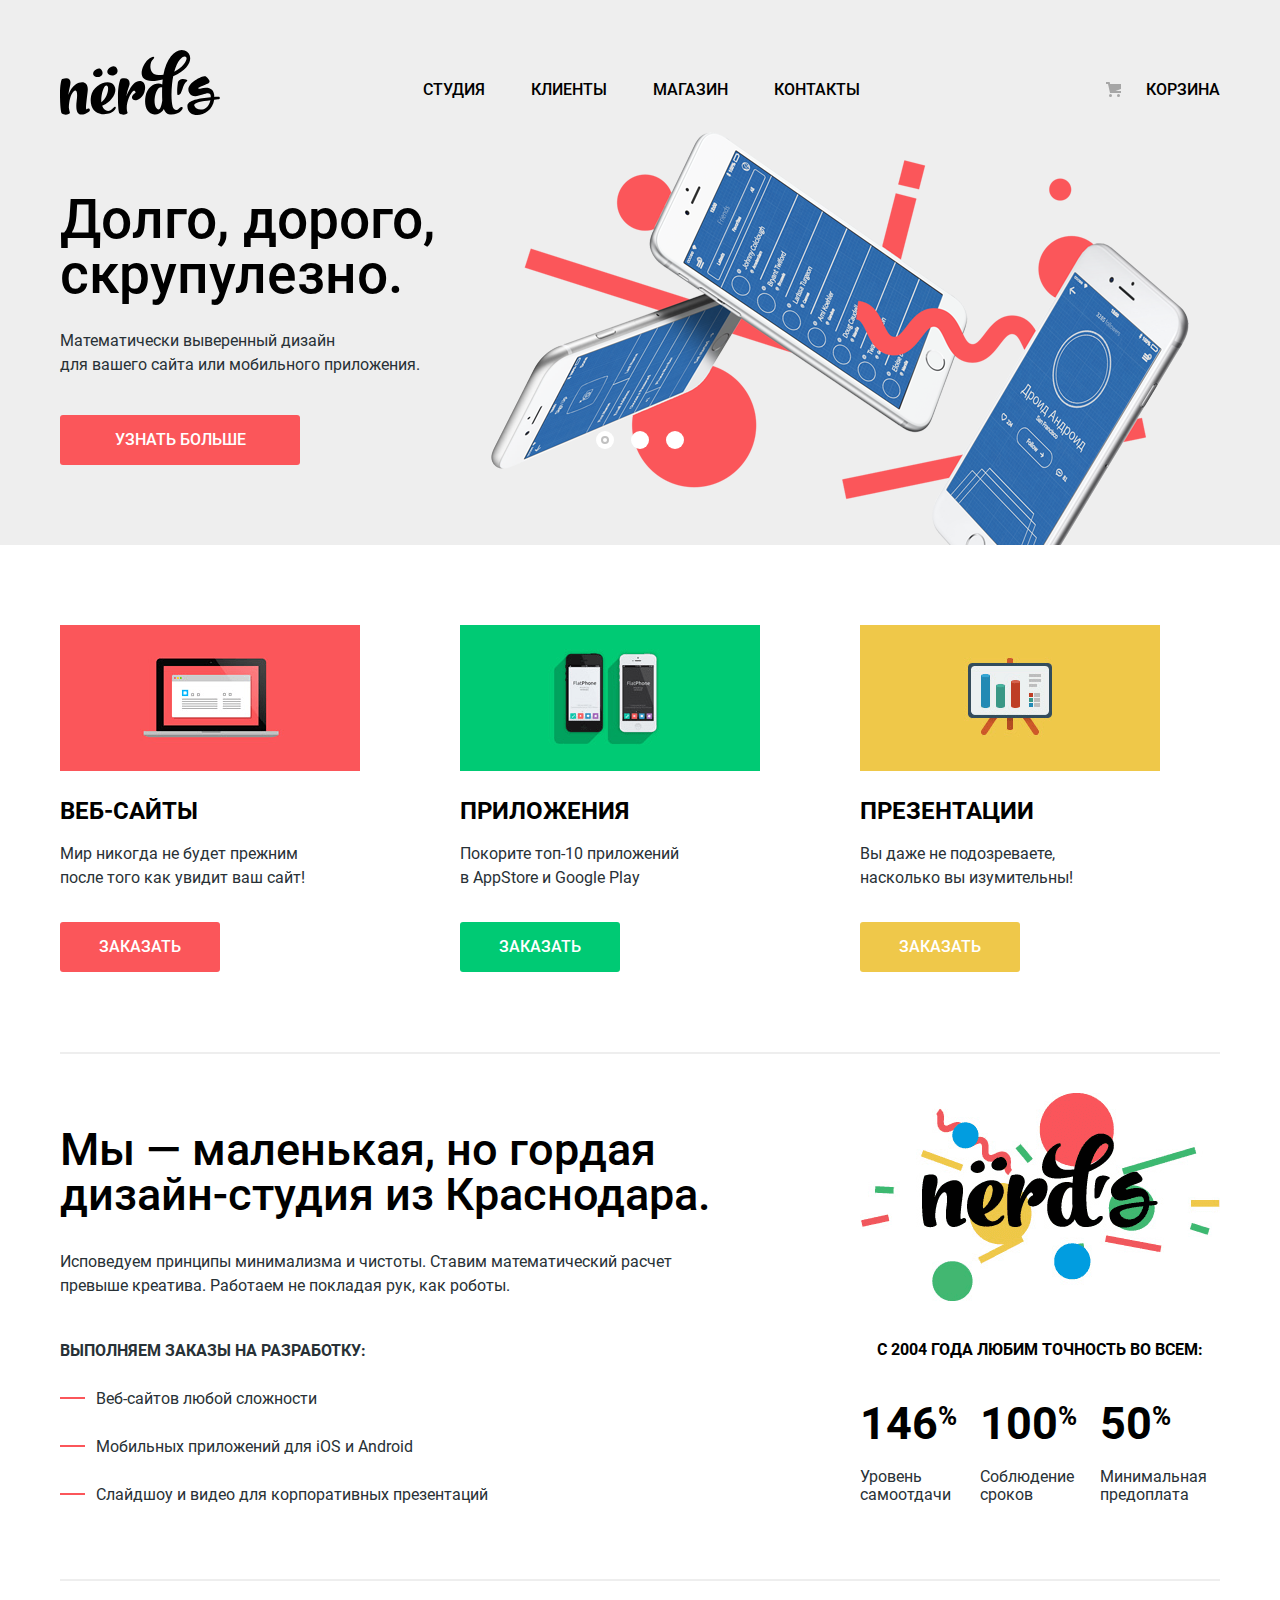
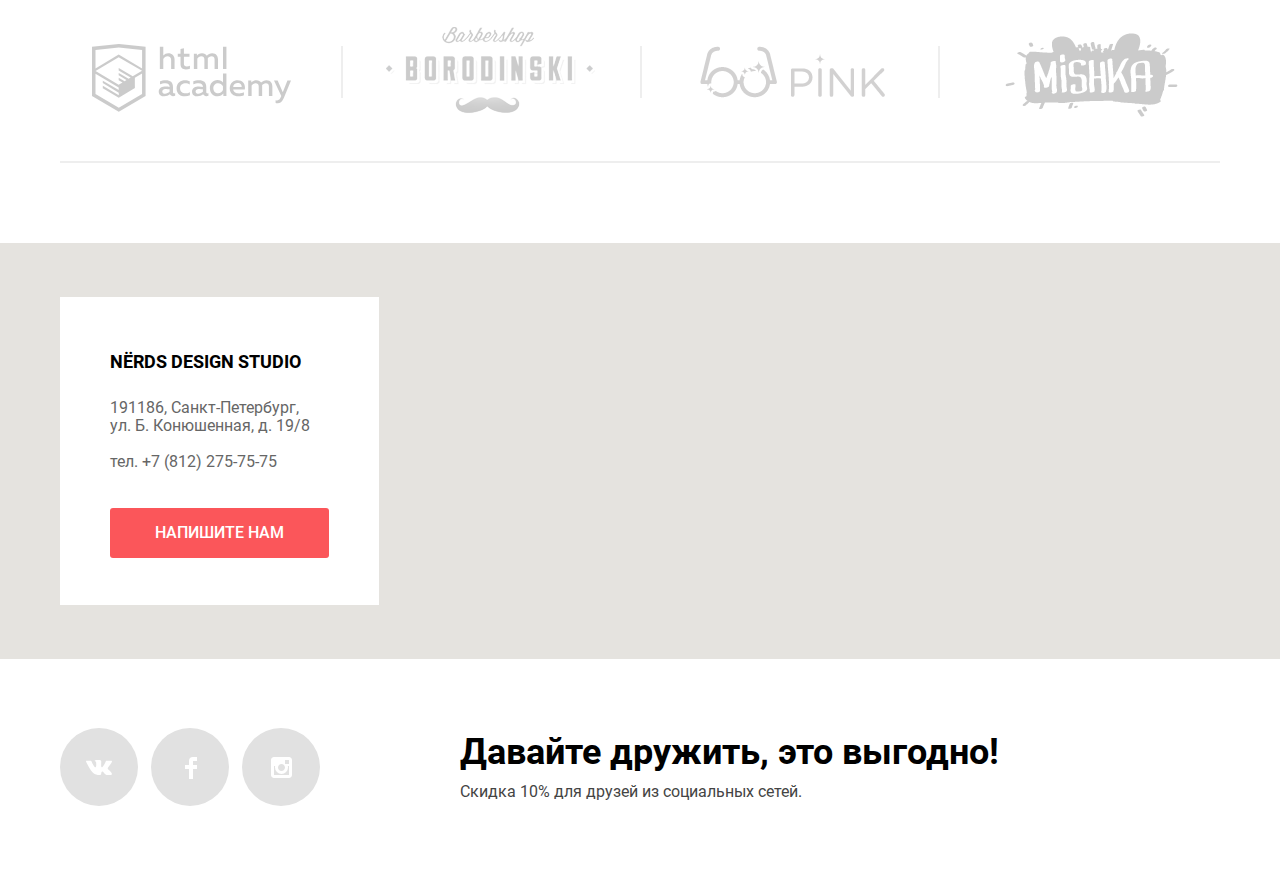
<file: index.html>
<!DOCTYPE html>
<html class="page no-js" lang="ru">
  <head>
    <meta charset="utf-8">
    <title>Nёrds • Главная страница</title>
    <link rel="stylesheet" href="css/normalize.min.css">
    <link rel="stylesheet" href="css/style.min.css">
    <link rel="apple-touch-icon" sizes="60x60" href="apple-touch-icon-60x60.png">
    <link rel="apple-touch-icon" sizes="76x76" href="apple-touch-icon-76x76.png">
    <link rel="apple-touch-icon" sizes="120x120" href="apple-touch-icon-120x120.png">
    <link rel="apple-touch-icon" sizes="152x152" href="apple-touch-icon-152x152.png">
    <link rel="apple-touch-icon" sizes="180x180" href="apple-touch-icon-180x180.png">
    <link rel="icon" type="image/png" sizes="32x32" href="favicon-32x32.png">
    <link rel="icon" type="image/png" sizes="16x16" href="favicon-16x16.png">
    <link rel="manifest" href="site.webmanifest">
    <link rel="mask-icon" href="safari-pinned-tab.svg" color="#fb565a">
    <link rel="shortcut icon" href="favicon.ico">
    <meta name="msapplication-TileColor" content="#b91d47">
    <meta name="msapplication-config" content="browserconfig.xml">
    <meta name="theme-color" content="#ffffff">
  </head>
  <body class="page__body">

    <header class="header page__header">
      <div class="header__wrapper page__center">
        <nav class="header__nav">
          <p class="logo header__logo">
            <a class="logo__link">
              <svg class="logo__image" role="img" aria-label="Логотип дизайн-студии «Nёrds»." width="160" height="66">
                <path fill="currentColor" fill-rule="evenodd" clip-rule="evenodd" d="M48.031 24.783c3.651 3.974 11.616.375 9.031-4.922-1.726-3.556-4.312-2.731-6.158-1.82-3.696 1.779-4.395 5.047-2.873 6.742zm-5.926-2.781c2.376 4.866-4.937 8.171-8.292 4.521-1.398-1.555-.755-4.56 2.636-6.193 1.697-.836 4.073-1.596 5.656 1.672zm115.831 28.372c-1.221.16-2.494.268-3.715.373l-.042.004v.056c-2.415 17.364-26.188 20.231-26.779 6.599-.269-6.167 11.593-7.95 23.398-9.088.209-5.407-3.565-4.195-8.15-2.722-4.819 1.548-10.533 3.383-13.458-1.879-5.019-9.025 14.632-17.938 16.728-16.102 6.353 5.562 3.482 6.591-1.191 8.267l-.188.068c-9.49 3.41-5.791 4.107-4.511 3.726 7.569-2.253 14.366-1.04 14.312 8.317.615-.051 1.217-.09 1.814-.13a88.814 88.814 0 001.943-.141c2.306-.215 2.467 2.435-.161 2.652zm-7.514.756c-9.124 1.028-17.013 2.436-16.153 5.355 1.716 5.573 13.577 6.818 16.153-5.355zm-32.632-16.9c-.815 5.65-.794 11.651-.112 11.688.334.019 2.304-.346 2.939-1.507.609-1.118 1.177-2.657 1.771-4.27 1.198-3.25 2.507-6.801 4.495-7.817 2.842-1.451-8.088-5.045-9.093 1.906zM28.883 62.666c-7.919 5.338-14.219 4.159-12.212-10.848 1.45-10.904-.948-11.521-3.122-9.442-2.845 2.697-4.628 9.723-4.684 16.412.258 1.607.593 3.2 1.004 4.776.334 1.63-4.907 3.315-7.974 1.011C.837 63.79 0 55.865 0 45.131c0-8.824 1.171-14.895 2.23-15.175 8.029-2.191 9.312 1.348 7.583 7.981a47.638 47.638 0 00-1.395 7.924c1.673-4.664 4.071-8.485 6.803-10.173 7.416-4.664 13.605-2.473 12.434 6.801-2.007 16.58-2.174 18.827-.39 17.535 2.231-1.574 3.68 1.238 1.618 2.642zm12.883 2.476c5.41.619 11.041-1.068 13.216-4.552 1.839-2.923.334-3.935-1.785-1.575-4.46 5.116-9.088 2.811-11.039-2.36l.502-.168c9.422-3.766 15.332-13.994 11.597-19.783-5.131-7.981-21.188-.844-23.196 10.341-1.84 10.341 2.955 17.254 10.705 18.097zm-.389-11.97c5.855-4.159 7.806-13.32 6.189-15.905-1.728-2.697-5.074 1.517-6.245 11.746-.111 1.461-.111 2.865.056 4.159zm35.748-2.121c2.063-.675 4.369-2.552 5.966-5.059.447-.703.823-1.335 1.339-2.98-.063.2-.039.108.02-.117.109-.409.334-1.262.37-1.624 0-.056.056-.339.112-.449 1.225-6.857-3.011-10.736-8.867-7.813-3.289 1.629-7.359 7.813-9.812 14.501.613-3.598 1.672-7.026 2.843-10.399 2.007-5.957-1.728-8.992-8.14-7.249-1.06.281-3.011 8.093-3.011 16.917 0 10.734.558 16.916 1.617 17.704 3.066 2.36 8.53.618 7.973-.956a22.723 22.723 0 01-.542-1.797l-.016-.057c0-.169 0-.338-.055-.506-1.061-6.971 3.011-16.635 6.356-19.221.892-.731 2.118-.225 2.286 1.686-2.732 1.349-3.624 3.71-3.624 4.721 0 2.754 2.787 3.428 5.185 2.698z"/>
                <path fill="currentColor" fill-rule="evenodd" clip-rule="evenodd" d="M113.207 27.161a87.304 87.304 0 00-1.115 7.531c-1.059 10.06-.612 18.996.613 22.986.726 2.137 3.457 4.946 6.078 2.023 2.843-3.203 5.967-1.349 2.174 2.416-2.34 2.305-6.689 3.878-11.039 3.428-3.123-.393-5.018-2.415-6.134-5.505-.444.898-.947 1.685-1.56 2.302-2.119 2.193-4.685 3.43-7.974 3.092-6.637-.73-10.538-7.923-8.699-18.153 1.952-10.791 11.319-14.725 16.728-11.857.112-1.349.223-2.699.335-4.104.028-.14.041-.281.055-.422.014-.14.028-.28.055-.421-1.645.362-3.3.68-4.962.956-23.975 3.99-15.722-15.569-9.868-20.683 6.636-5.733 7.36-1.855 5.297-.562-3.68 2.36-5.297 15.905 5.241 15.905 1.729 0 3.346-.112 4.962-.281 3.291-18.322 13.271-27.203 21.356-24.28 8.976 3.26 8.029 17.535-11.543 25.629zm-10.928 24.393c-.224-3.542-.224-7.532-.167-11.636 0-.26.015-.52.029-.773.014-.238.027-.47.027-.688-3.346-1.518-6.635 3.653-7.473 10.792-.946 8.373 2.788 12.813 4.908 10.791 1.617-1.631 2.453-6.803 2.676-8.486zm24.086-43.165c-1.784-2.642-8.307.562-12.098 14.332 9.535-4.554 13.326-12.422 12.098-14.332z"/>
              </svg>
            </a>
          </p>

          <ul class="header__menu">
            <li class="header__item">
              <a class="header__link" href="studio.html">Студия</a>
            </li>
            <li class="header__item">
              <a class="header__link" href="clients.html">Клиенты</a>
            </li>
            <li class="header__item">
              <a class="header__link" href="catalog.html">Магазин</a>
            </li>
            <li class="header__item">
              <a class="header__link" href="contacts.html">Контакты</a>
            </li>
          </ul>
        </nav>

        <ul class="header__user-nav">
          <li class="header__user-item">
            <a class="header__user-link header__user-link--cart" href="cart.html">Корзина</a>
          </li>
        </ul>
      </div>
    </header>

    <main class="page__main">
      <h1 class="visually-hidden">Дизайн-студия «Nёrds»</h1>

      <section class="promo page__promo">
        <div class="promo__wrapper page__center">
          <h2 class="visually-hidden">Промо</h2>

          <ul class="promo__slider">
            <li class="promo__slide promo__slide--slide-1 promo__slide--current">
              <h3 class="promo__headline">Долго, дорого, скрупулезно.</h3>
              <p class="promo__description">Математически выверенный дизайн <br>для вашего сайта или мобильного приложения.</p>
              <a class="button promo__more" href="studio.html">Узнать больше</a>
            </li>
            <li class="promo__slide promo__slide--slide-2">
              <h3 class="promo__headline promo__headline--margin-bottom">Любим математику как никто другой</h3>
              <p class="promo__description promo__description--margin-bottom">Никакого креатива, только математические формулы для расчета идеальных пропорций</p>
              <a class="button promo__more" href="studio.html">Узнать больше</a>
            </li>
            <li class="promo__slide promo__slide--slide-3">
              <h3 class="promo__headline promo__headline--margin-bottom">Только ночь, <br>только хардкор</h3>
              <p class="promo__description promo__description--margin-bottom">Работать днем, как все? Мы против этого. <br>Ближе к полуночи работа только начинается.</p>
              <a class="button promo__more" href="studio.html">Узнать больше</a>
            </li>
          </ul>

          <ol class="promo__controls">
            <li class="promo__control">
              <button class="promo__control-button promo__control-button--button-1 promo__control-button--current" type="button" aria-label="Показать слайд 1"></button>
            </li>
            <li class="promo__control">
              <button class="promo__control-button promo__control-button--button-2" type="button" aria-label="Показать слайд 2"></button>
            </li>
            <li class="promo__control">
              <button class="promo__control-button promo__control-button--button-3" type="button" aria-label="Показать слайд 3"></button>
            </li>
          </ol>
        </div>
      </section>

      <div class="page__center">
        <section class="services page__services">
          <h2 class="visually-hidden">Услуги</h2>

          <ul class="services__list">
            <li class="services__item">
              <h3 class="services__caption">Веб-сайты</h3>
              <p class="services__description">Мир никогда не будет прежним после того как увидит ваш сайт!</p>
              <a class="button services__order" href="site.html">Заказать</a>
            </li>
            <li class="services__item services__item--apps">
              <h3 class="services__caption">Приложения</h3>
              <p class="services__description">Покорите топ-10 приложений <br>в AppStore и Google Play</p>
              <a class="button button--green services__order" href="apps.html">Заказать</a>
            </li>
            <li class="services__item services__item--power-point">
              <h3 class="services__caption">Презентации</h3>
              <p class="services__description">Вы даже не подозреваете, насколько вы изумительны!</p>
              <a class="button button--yellow services__order" href="power-point.html">Заказать</a>
            </li>
          </ul>
        </section>
      </div>

      <div class="page__center">
        <section class="about page__about">
          <div class="about__wrapper">
            <h2 class="visually-hidden">О нас</h2>

            <p class="about__headline"><b class="about__headline-inner">Мы — маленькая, но гордая дизайн-студия из Краснодара.</b></p>

            <p class="about__description">Исповедуем принципы минимализма и чистоты. Ставим математический расчет превыше креатива. Работаем не покладая рук, как роботы.</p>

            <p class="about__list-title">Выполняем заказы на разработку:</p>

            <ul class="about__list">
              <li class="about__item">Веб-сайтов любой сложности</li>
              <li class="about__item">Мобильных приложений для iOS и Android</li>
              <li class="about__item">Слайдшоу и видео для корпоративных презентаций</li>
            </ul>
          </div>

          <div class="about__wrapper">
            <p class="about__image-wrapper">
              <img class="about__image" src="./img/landing/about/about-nerds.png" width="360" height="208" alt="Логотип «Nёrds».">
            </p>

            <p class="about__features"><b class="about__features-inner">С 2004 года любим точность во всем:</b></p>

            <dl class="about__stats">
              <div class="about__column">
                <dt class="about__property">Уровень самоотдачи</dt>
                <dd class="about__value">146<span class="about__percentage">%</span></dd>
              </div>

              <div class="about__column">
                <dt class="about__property">Соблюдение сроков</dt>
                <dd class="about__value">100<span class="about__percentage">%</span></dd>
              </div>

              <div class="about__column">
                <dt class="about__property">Минимальная предоплата</dt>
                <dd class="about__value">50<span class="about__percentage">%</span></dd>
              </div>
            </dl>
          </div>
        </section>
      </div>

      <div class="page__center">
        <section class="partners page__partners">
          <h2 class="visually-hidden">Партнёры</h2>

          <ul class="partners__list">
            <li class="partners__item">
              <a class="partners__link" href="https://htmlacademy.ru/intensive/htmlcss">
                <img class="partners__logo partners__logo--html-academy" src="./img/landing/partners/logo-html-academy.svg" width="199" height="68" alt="Логотип «HTML Academy».">
              </a>
            </li>
            <li class="partners__item">
              <a class="partners__link" href="https://htmlacademy.ru/intensive/htmlcss">
                <img class="partners__logo" src="./img/landing/partners/logo-borodinski.png" width="209" height="90" alt="Логотип «Барбершоп Borodinski».">
              </a>
            </li>
            <li class="partners__item">
              <a class="partners__link" href="https://htmlacademy.ru/intensive/adaptive">
                <img class="partners__logo partners__logo--pink" src="./img/landing/partners/logo-pink.png" width="185" height="52" alt="Логотип «Pink».">
              </a>
            </li>
            <li class="partners__item">
              <a class="partners__link" href="https://htmlacademy.ru/intensive/adaptive">
                <img class="partners__logo partners__logo--mishka" src="./img/landing/partners/logo-mishka.png" width="173" height="84" alt="Логотип «Mishka».">
              </a>
            </li>
          </ul>
        </section>
      </div>
    </main>

    <footer class="footer page__footer">
      <div class="contacts footer__contacts">
        <div class="contacts__wrapper page__center">
          <div class="contacts__card">
            <p class="contacts__title"><b class="contacts__title-inner">Nёrds design studio</b></p>

            <address class="contacts__address">
              <p class="contacts__street">191186, Санкт-Петербург, <br>ул. Б. Конюшенная, д. 19/8</p>
              <p class="contacts__phone"><a class="contacts__phone-link" href="tel:+78122757575">тел. +7 (812) 275-75-75</a></p>
            </address>

            <p class="contacts__write-us"><a class="button contacts__write-us-link" href="feedback.html">Напишите нам</a></p>
          </div>
        </div>

        <iframe class="contacts__map contacts__map--interactive" src="https://www.google.com/maps/embed?pb=!1m18!1m12!1m3!1d1998.6126946773036!2d30.322993754549326!3d59.93856868683872!2m3!1f0!2f0!3f0!3m2!1i1024!2i768!4f13.1!3m3!1m2!1s0x4696310fca145cc1%3A0x42b32648d8238007!2sBolshaya%20Konyushennaya%20St%2C%2019%2F8%2C%20Sankt-Peterburg%2C%20191186!5e0!3m2!1sen!2sru!4v1603996691785!5m2!1sen!2sru" width="1440" height="416" allowfullscreen title="Адрес дизайн-студии «Nёrds» на ул. Б. Конюшенная, дом 19/8 на карте Санкт-Петербурга."></iframe>
        <img class="contacts__map contacts__map--static" src="./img/map/map.jpg" width="1440" height="416" alt="Адрес дизайн-студии «Nёrds» на ул. Б. Конюшенная, дом 19/8 на карте Санкт-Петербурга.">
      </div>

      <div class="socials footer__socials page__center">
        <ul class="socials__list">
          <li class="socials__item">
            <a class="socials__link" href="https://vk.com/">
              <span class="visually-hidden">ВКонтакте</span>
            </a>
          </li>
          <li class="socials__item">
            <a class="socials__link socials__link--facebook" href="https://facebook.com/">
              <span class="visually-hidden">Facebook</span>
            </a>
          </li>
          <li class="socials__item">
            <a class="socials__link socials__link--instagram" href="https://instagram.com/">
              <span class="visually-hidden">Instagram</span>
            </a>
          </li>
        </ul>

        <div class="socials__wrapper">
          <p class="socials__tagline"><b class="socials__tagline-inner">Давайте дружить, это выгодно!</b></p>
          <p class="socials__discount">Скидка 10% для друзей из социальных сетей.</p>
        </div>
      </div>
    </footer>

    <section class="modal">
      <div class="modal__background"></div>
      <div class="modal__window write-us">
        <h2 class="write-us__title">Напишите нам</h2>

        <form class="write-us__form" action="https://echo.htmlacademy.ru" method="POST">
          <p class="write-us__field-wrapper write-us__field-wrapper--name">
            <label class="write-us__label" for="write-us-name">
              Ваше имя:
              <input class="write-us__field" type="text" id="write-us-name" name="user-name" placeholder="Имя Фамилия">
            </label>
          </p>

          <p class="write-us__field-wrapper write-us__field-wrapper--email">
            <label class="write-us__label" for="write-us-email">
              Ваш email:
              <input class="write-us__field" type="email" id="write-us-email" name="user-email" placeholder="email@example.com">
            </label>
          </p>

          <p class="write-us__field-wrapper write-us__field-wrapper--message">
            <label class="write-us__label" for="write-us-message">
              Текст письма:
              <textarea class="write-us__field write-us__field--message" name="user-message" id="write-us-message" cols="92" rows="7" placeholder="В свободной форме"></textarea>
            </label>
          </p>

          <button class="button write-us__send">Отправить</button>
        </form>

        <button class="modal__close" type="button" aria-label="Закрыть"></button>
      </div>
    </section>

    <script src="js/focus-visible.min.js"></script>
    <script src="js/script.min.js"></script>
  </body>
</html>
</file>
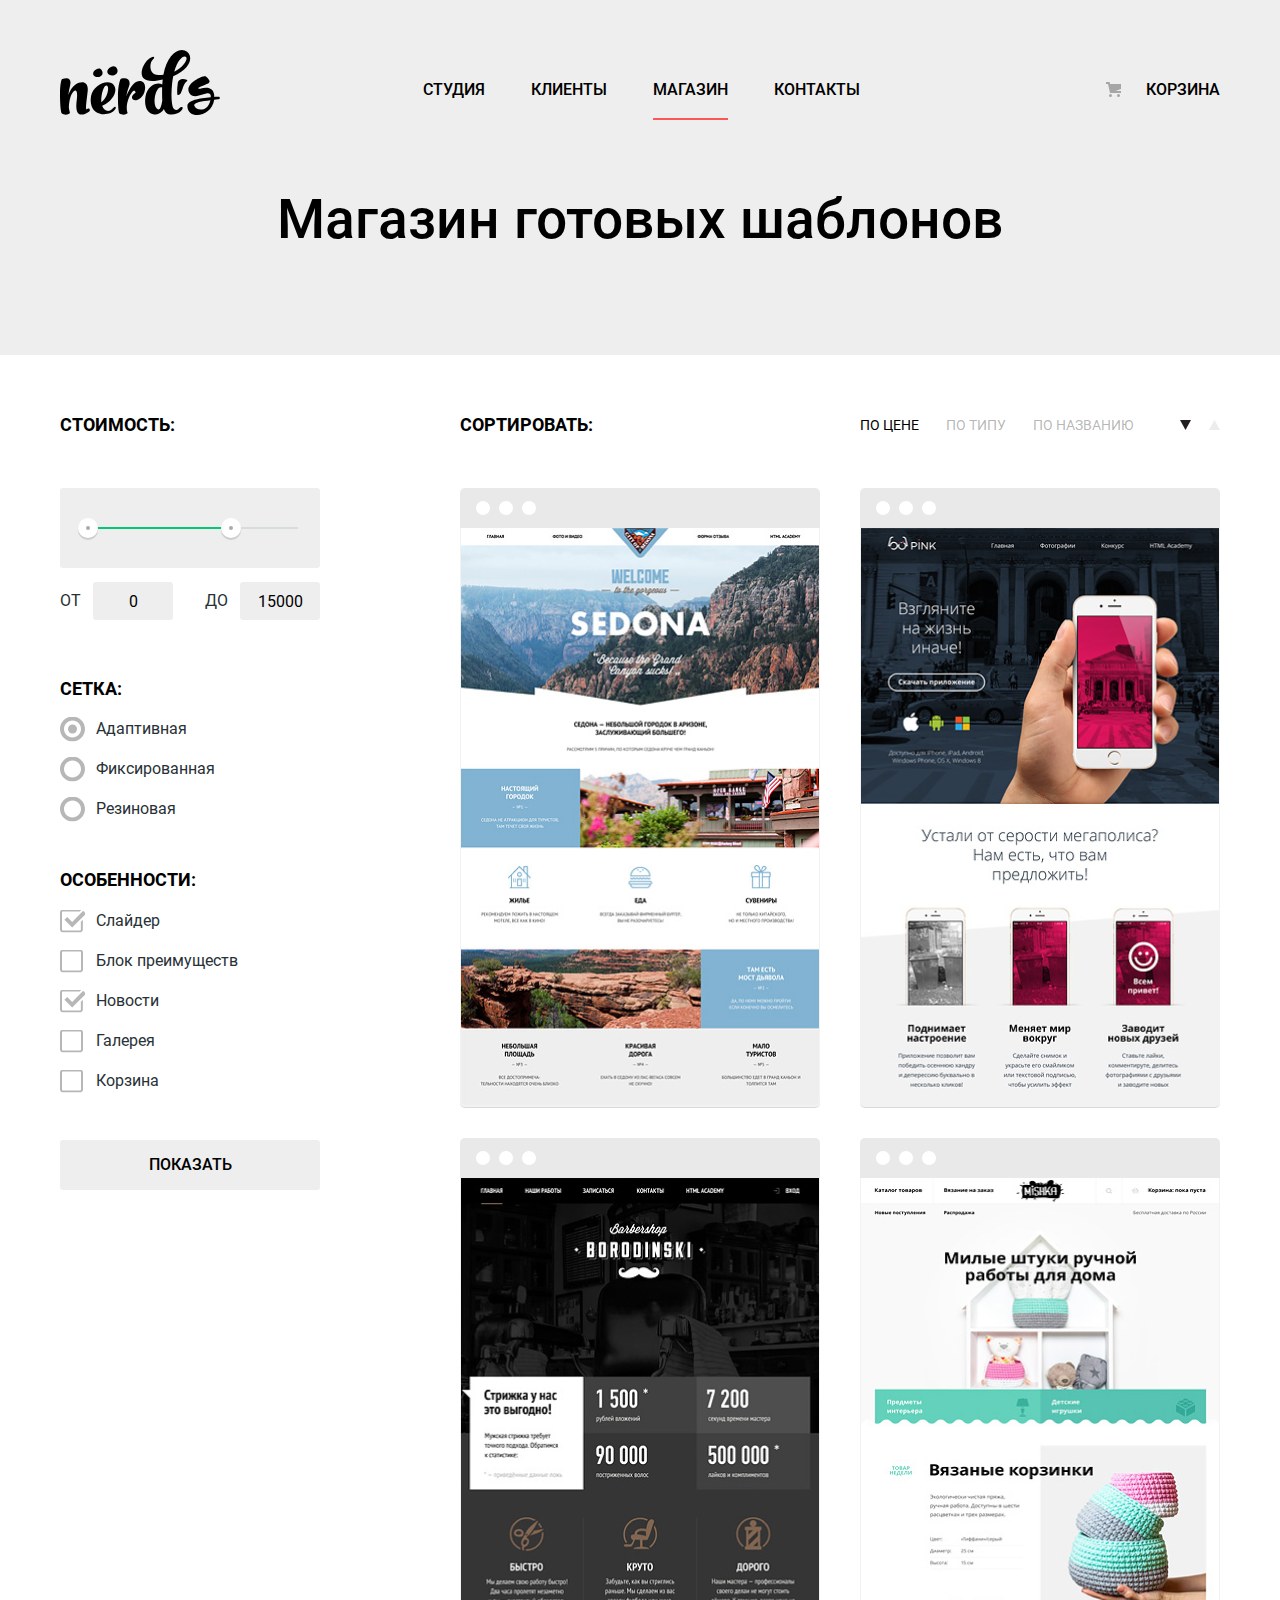
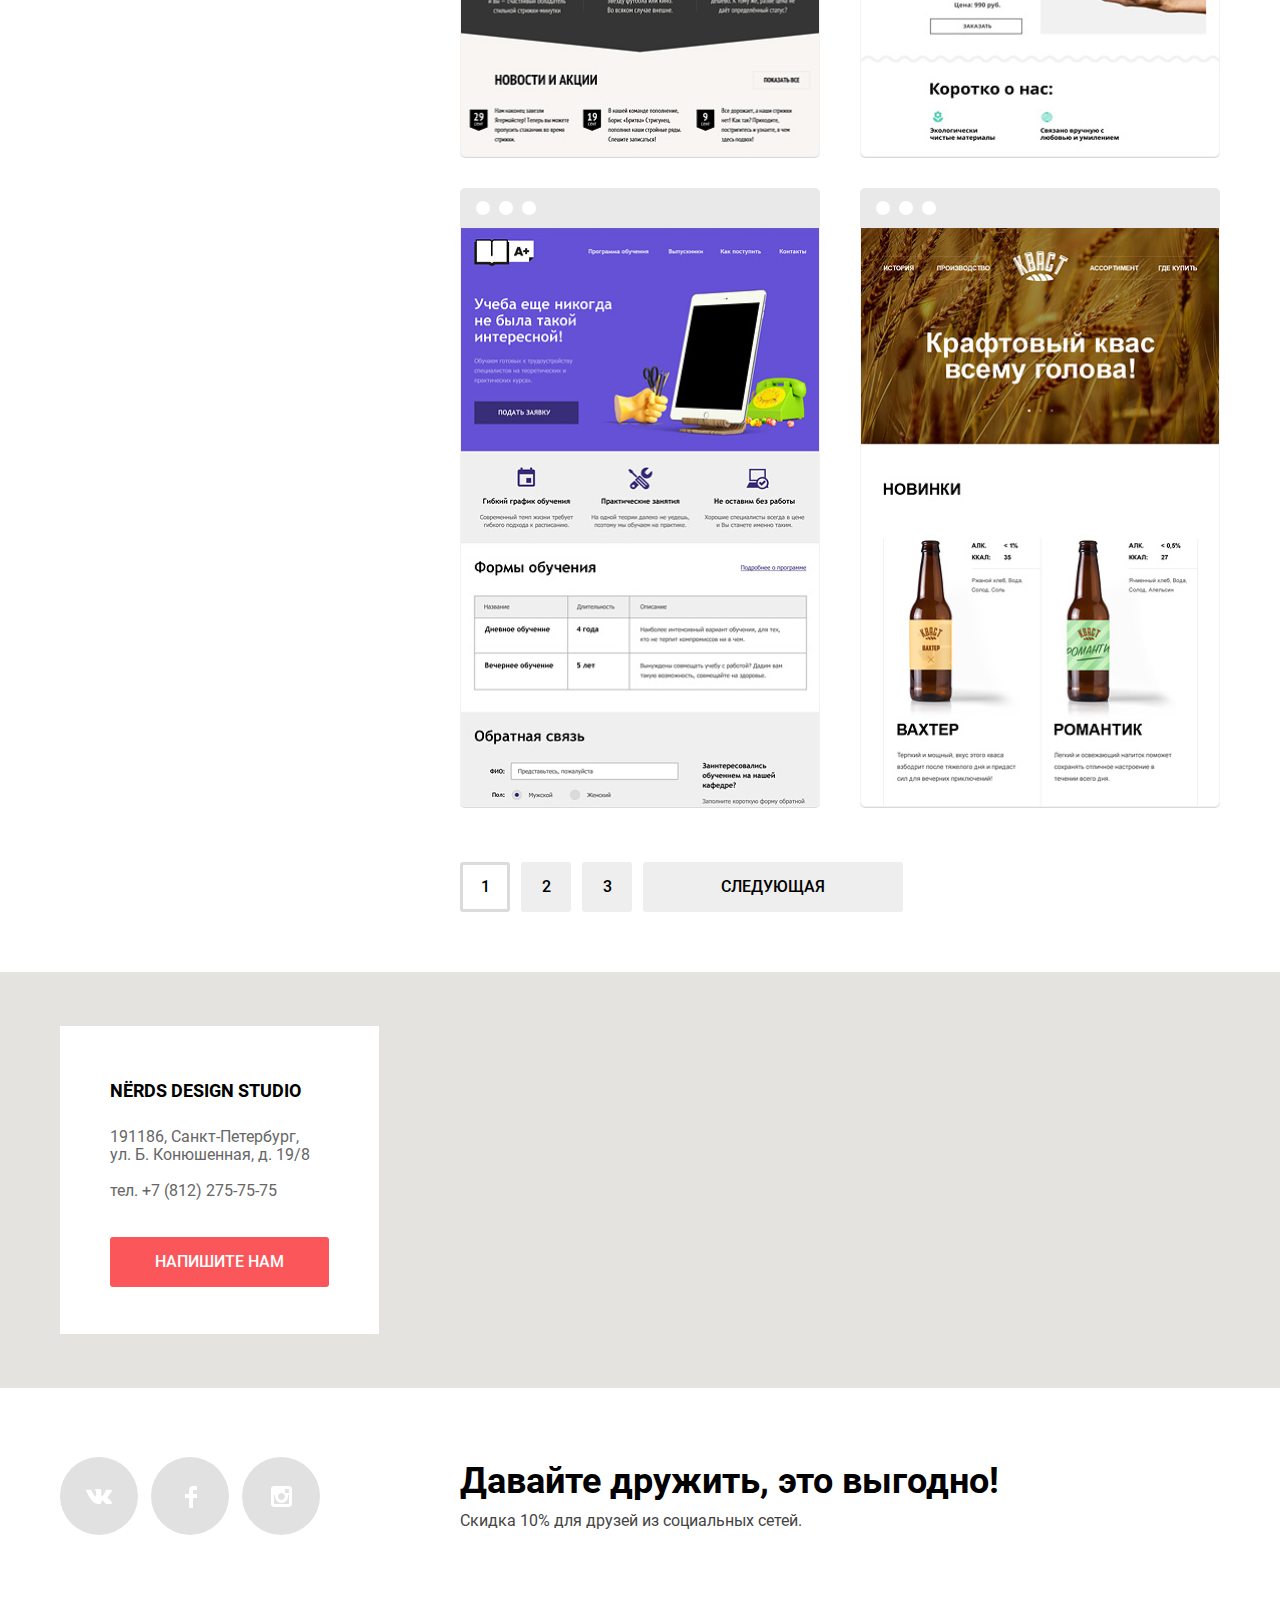
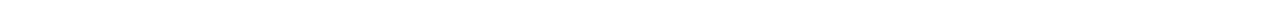
<file: catalog.html>
<!DOCTYPE html>
<html class="page no-js" lang="ru">
  <head>
    <meta charset="utf-8">
    <title>Nёrds • Магазин готовых шаблонов</title>
    <link rel="stylesheet" href="css/normalize.min.css">
    <link rel="stylesheet" href="css/style.min.css">
    <link rel="apple-touch-icon" sizes="60x60" href="apple-touch-icon-60x60.png">
    <link rel="apple-touch-icon" sizes="76x76" href="apple-touch-icon-76x76.png">
    <link rel="apple-touch-icon" sizes="120x120" href="apple-touch-icon-120x120.png">
    <link rel="apple-touch-icon" sizes="152x152" href="apple-touch-icon-152x152.png">
    <link rel="apple-touch-icon" sizes="180x180" href="apple-touch-icon-180x180.png">
    <link rel="icon" type="image/png" sizes="32x32" href="favicon-32x32.png">
    <link rel="icon" type="image/png" sizes="16x16" href="favicon-16x16.png">
    <link rel="manifest" href="site.webmanifest">
    <link rel="mask-icon" href="safari-pinned-tab.svg" color="#fb565a">
    <link rel="shortcut icon" href="favicon.ico">
    <meta name="msapplication-TileColor" content="#b91d47">
    <meta name="msapplication-config" content="browserconfig.xml">
    <meta name="theme-color" content="#ffffff">
  </head>
  <body class="page__body">

    <header class="header page__header">
      <div class="header__wrapper page__center">
        <nav class="header__nav">
          <p class="logo header__logo">
            <a class="logo__link" href="index.html">
              <svg class="logo__image" role="img" aria-label="Логотип дизайн-студии «Nёrds»." width="160" height="66">
                <path fill="currentColor" fill-rule="evenodd" clip-rule="evenodd" d="M48.031 24.783c3.651 3.974 11.616.375 9.031-4.922-1.726-3.556-4.312-2.731-6.158-1.82-3.696 1.779-4.395 5.047-2.873 6.742zm-5.926-2.781c2.376 4.866-4.937 8.171-8.292 4.521-1.398-1.555-.755-4.56 2.636-6.193 1.697-.836 4.073-1.596 5.656 1.672zm115.831 28.372c-1.221.16-2.494.268-3.715.373l-.042.004v.056c-2.415 17.364-26.188 20.231-26.779 6.599-.269-6.167 11.593-7.95 23.398-9.088.209-5.407-3.565-4.195-8.15-2.722-4.819 1.548-10.533 3.383-13.458-1.879-5.019-9.025 14.632-17.938 16.728-16.102 6.353 5.562 3.482 6.591-1.191 8.267l-.188.068c-9.49 3.41-5.791 4.107-4.511 3.726 7.569-2.253 14.366-1.04 14.312 8.317.615-.051 1.217-.09 1.814-.13a88.814 88.814 0 001.943-.141c2.306-.215 2.467 2.435-.161 2.652zm-7.514.756c-9.124 1.028-17.013 2.436-16.153 5.355 1.716 5.573 13.577 6.818 16.153-5.355zm-32.632-16.9c-.815 5.65-.794 11.651-.112 11.688.334.019 2.304-.346 2.939-1.507.609-1.118 1.177-2.657 1.771-4.27 1.198-3.25 2.507-6.801 4.495-7.817 2.842-1.451-8.088-5.045-9.093 1.906zM28.883 62.666c-7.919 5.338-14.219 4.159-12.212-10.848 1.45-10.904-.948-11.521-3.122-9.442-2.845 2.697-4.628 9.723-4.684 16.412.258 1.607.593 3.2 1.004 4.776.334 1.63-4.907 3.315-7.974 1.011C.837 63.79 0 55.865 0 45.131c0-8.824 1.171-14.895 2.23-15.175 8.029-2.191 9.312 1.348 7.583 7.981a47.638 47.638 0 00-1.395 7.924c1.673-4.664 4.071-8.485 6.803-10.173 7.416-4.664 13.605-2.473 12.434 6.801-2.007 16.58-2.174 18.827-.39 17.535 2.231-1.574 3.68 1.238 1.618 2.642zm12.883 2.476c5.41.619 11.041-1.068 13.216-4.552 1.839-2.923.334-3.935-1.785-1.575-4.46 5.116-9.088 2.811-11.039-2.36l.502-.168c9.422-3.766 15.332-13.994 11.597-19.783-5.131-7.981-21.188-.844-23.196 10.341-1.84 10.341 2.955 17.254 10.705 18.097zm-.389-11.97c5.855-4.159 7.806-13.32 6.189-15.905-1.728-2.697-5.074 1.517-6.245 11.746-.111 1.461-.111 2.865.056 4.159zm35.748-2.121c2.063-.675 4.369-2.552 5.966-5.059.447-.703.823-1.335 1.339-2.98-.063.2-.039.108.02-.117.109-.409.334-1.262.37-1.624 0-.056.056-.339.112-.449 1.225-6.857-3.011-10.736-8.867-7.813-3.289 1.629-7.359 7.813-9.812 14.501.613-3.598 1.672-7.026 2.843-10.399 2.007-5.957-1.728-8.992-8.14-7.249-1.06.281-3.011 8.093-3.011 16.917 0 10.734.558 16.916 1.617 17.704 3.066 2.36 8.53.618 7.973-.956a22.723 22.723 0 01-.542-1.797l-.016-.057c0-.169 0-.338-.055-.506-1.061-6.971 3.011-16.635 6.356-19.221.892-.731 2.118-.225 2.286 1.686-2.732 1.349-3.624 3.71-3.624 4.721 0 2.754 2.787 3.428 5.185 2.698z"/>
                <path fill="currentColor" fill-rule="evenodd" clip-rule="evenodd" d="M113.207 27.161a87.304 87.304 0 00-1.115 7.531c-1.059 10.06-.612 18.996.613 22.986.726 2.137 3.457 4.946 6.078 2.023 2.843-3.203 5.967-1.349 2.174 2.416-2.34 2.305-6.689 3.878-11.039 3.428-3.123-.393-5.018-2.415-6.134-5.505-.444.898-.947 1.685-1.56 2.302-2.119 2.193-4.685 3.43-7.974 3.092-6.637-.73-10.538-7.923-8.699-18.153 1.952-10.791 11.319-14.725 16.728-11.857.112-1.349.223-2.699.335-4.104.028-.14.041-.281.055-.422.014-.14.028-.28.055-.421-1.645.362-3.3.68-4.962.956-23.975 3.99-15.722-15.569-9.868-20.683 6.636-5.733 7.36-1.855 5.297-.562-3.68 2.36-5.297 15.905 5.241 15.905 1.729 0 3.346-.112 4.962-.281 3.291-18.322 13.271-27.203 21.356-24.28 8.976 3.26 8.029 17.535-11.543 25.629zm-10.928 24.393c-.224-3.542-.224-7.532-.167-11.636 0-.26.015-.52.029-.773.014-.238.027-.47.027-.688-3.346-1.518-6.635 3.653-7.473 10.792-.946 8.373 2.788 12.813 4.908 10.791 1.617-1.631 2.453-6.803 2.676-8.486zm24.086-43.165c-1.784-2.642-8.307.562-12.098 14.332 9.535-4.554 13.326-12.422 12.098-14.332z"/>
              </svg>
            </a>
          </p>

          <ul class="header__menu">
            <li class="header__item">
              <a class="header__link" href="studio.html">Студия</a>
            </li>
            <li class="header__item">
              <a class="header__link" href="clients.html">Клиенты</a>
            </li>
            <li class="header__item">
              <a class="header__link header__link--current">Магазин</a>
            </li>
            <li class="header__item">
              <a class="header__link" href="contacts.html">Контакты</a>
            </li>
          </ul>
        </nav>

        <ul class="header__user-nav">
          <li class="header__user-item">
            <a class="header__user-link header__user-link--cart" href="cart.html">Корзина</a>
          </li>
        </ul>
      </div>
    </header>

    <main class="page__main">
      <div class="page__title-wrapper">
        <h1 class="page__title page__center">Магазин готовых шаблонов</h1>
      </div>

      <div class="catalog page__catalog page__center">
        <section class="filter catalog__filter">
          <h2 class="visually-hidden">Фильтр шаблонов</h2>

          <form class="filter__form" action="https://echo.htmlacademy.ru" method="GET">
            <fieldset class="filter__section filter__section--price">
              <legend class="filter__caption filter__caption--price">Стоимость:</legend>

              <div class="filter__range">
                <div class="filter__scale">
                  <div class="filter__bar" style="
                    left: 0%;
                    width: 68%;
                  "></div>
                  <!--
                    ЗАПОЛНЕННАЯ ЧАСТЬ ШКАЛЫ:
                      left  - левый край заполненной части шкалы
                      width - ширина заполненной части шкалы
                   -->
                </div>
                <div class="filter__toggles">
                  <button class="filter__toggle filter__toggle--min" type="button" aria-label="Левый ползунок слайдера." style="
                    left: 0%;
                  "></button>
                  <!--
                    ЛЕВЫЙ ТОГГЛ:
                      left - положение левого тоггла в шкале
                   -->
                  <button class="filter__toggle filter__toggle--max" type="button" aria-label="Правый ползунок слайдера." style="
                    left: 68%;
                  "></button>
                  <!--
                    ПРАВЫЙ ТОГГЛ:
                      left - положение правого тоггла в шкале
                   -->
                </div>
              </div>

              <div class="filter__controls">
                <label class="filter__price-label" for="price-min">
                  От
                  <input class="filter__price-input filter__price-input--min" type="number" name="price-min" value="0" min="0" id="price-min">
                </label>
                <label class="filter__price-label" for="price-max">
                  До
                  <input class="filter__price-input filter__price-input--max" type="number" name="price-max" value="15000" min="0" id="price-max">
                </label>
              </div>
            </fieldset>

            <fieldset class="filter__section filter__section--grid">
              <legend class="filter__caption filter__caption--grid">Сетка:</legend>

              <ul class="filter__list">
                <li class="filter__item">
                  <input class="filter__input filter__input--radio visually-hidden" type="radio" name="template-grid" value="adaptive" id="grid-adaptive" checked>
                  <label class="filter__input-label filter__input-label--radio" for="grid-adaptive">Адаптивная</label>
                </li>
                <li class="filter__item">
                  <input class="filter__input filter__input--radio visually-hidden" type="radio" name="template-grid" value="fixed" id="grid-fixed">
                  <label class="filter__input-label filter__input-label--radio" for="grid-fixed">Фиксированная</label>
                </li>
                <li class="filter__item">
                  <input class="filter__input filter__input--radio visually-hidden" type="radio" name="template-grid" value="elastic" id="grid-elastic">
                  <label class="filter__input-label filter__input-label--radio" for="grid-elastic">Резиновая</label>
                </li>
              </ul>
            </fieldset>

            <fieldset class="filter__section filter__section--features">
              <legend class="filter__caption filter__caption--features">Особенности:</legend>

              <ul class="filter__list">
                <li class="filter__item">
                  <input class="filter__input filter__input--checkbox visually-hidden" type="checkbox" name="feature" value="slider" id="feature-slider" checked>
                  <label class="filter__input-label filter__input-label--checkbox" for="feature-slider">Слайдер</label>
                </li>
                <li class="filter__item">
                  <input class="filter__input filter__input--checkbox visually-hidden" type="checkbox" name="feature" value="advantages" id="feature-advantages">
                  <label class="filter__input-label filter__input-label--checkbox" for="feature-advantages">Блок преимуществ</label>
                </li>
                <li class="filter__item">
                  <input class="filter__input filter__input--checkbox visually-hidden" type="checkbox" name="feature" value="news" id="feature-news" checked>
                  <label class="filter__input-label filter__input-label--checkbox" for="feature-news">Новости</label>
                </li>
                <li class="filter__item">
                  <input class="filter__input filter__input--checkbox visually-hidden" type="checkbox" name="feature" value="gallery" id="feature-gallery">
                  <label class="filter__input-label filter__input-label--checkbox" for="feature-gallery">Галерея</label>
                </li>
                <li class="filter__item">
                  <input class="filter__input filter__input--checkbox visually-hidden" type="checkbox" name="feature" value="cart" id="feature-cart">
                  <label class="filter__input-label filter__input-label--checkbox" for="feature-cart">Корзина</label>
                </li>
              </ul>
            </fieldset>

            <button class="button button--grey filter__apply" type="submit">Показать</button>
          </form>
        </section>

        <section class="sort catalog__sort">
          <h2 class="sort__title">Сортировать:</h2>

          <ul class="sort__by">
            <li class="sort__by-item">
              <a class="sort__by-link sort__by-link--current">По цене</a>
            </li>
            <li class="sort__by-item">
              <a class="sort__by-link" href="#">По типу</a>
            </li>
            <li class="sort__by-item">
              <a class="sort__by-link" href="#">По названию</a>
            </li>
          </ul>

          <ul class="sort__direction">
            <li class="sort__direction-item">
              <a class="sort__direction-link sort__direction-link--descending sort__direction-link--current">
                <span class="visually-hidden">По убыванию</span>
                <svg class="sort__direction-image" aria-hidden="true" focusable="false" width="11" height="10">
                  <path d="M5.5 10L0 0h11" fill="currentColor"/>
                </svg>
              </a>
            </li>
            <li class="sort__direction-item">
              <a class="sort__direction-link sort__direction-link--ascending" href="#">
                <span class="visually-hidden">По возрастанию</span>
                <svg class="sort__direction-image" aria-hidden="true" focusable="false" width="11" height="10">
                  <path d="M5.5 0L0 10H11L5.5 0Z" fill="currentColor"/>
                </svg>
              </a>
            </li>
          </ul>
        </section>

        <section class="templates catalog__templates">
          <h2 class="visually-hidden">Шаблоны</h2>

          <ul class="templates__list">
            <li class="card">
              <div class="card__info">
                <a class="card__title-link" href="sedona.html">
                  <h3 class="card__title">Sedona</h3>
                </a>
                <p class="card__description">Информационный сайт <br>для туристов</p>
                <a class="button button--text-white card__price" href="cart.html">9 900 ₽</a>
              </div>
              <p class="card__image-wrapper">
                <img class="card__image" src="./img/catalog/card-preview-sedona.jpg" width="358" height="577" alt="Превью шаблона «Sedona».">
              </p>
            </li>
            <li class="card">
              <div class="card__info">
                <a class="card__title-link" href="pink.html">
                  <h3 class="card__title">Pink App</h3>
                </a>
                <p class="card__description">Продуктовый лендинг приложения для iOS и Android</p>
                <a class="button button--text-white card__price" href="cart.html">9 900 ₽</a>
              </div>
              <p class="card__image-wrapper">
                <img class="card__image" src="./img/catalog/card-preview-pink.jpg" width="358" height="578" alt="Превью шаблона «Pink App».">
              </p>
            </li>
            <li class="card">
              <div class="card__info">
                <a class="card__title-link" href="barbershop.html">
                  <h3 class="card__title">Barbershop</h3>
                </a>
                <p class="card__description">Сайт салона красоты. <br>Для мужчин, да.</p>
                <a class="button button--text-white card__price" href="cart.html">9 900 ₽</a>
              </div>
              <p class="card__image-wrapper">
                <img class="card__image" src="./img/catalog/card-preview-barbershop.jpg" width="358" height="578" alt="Превью шаблона «Barbershop».">
              </p>
            </li>
            <li class="card">
              <div class="card__info">
                <a class="card__title-link" href="mishka.html">
                  <h3 class="card__title">Mishka</h3>
                </a>
                <p class="card__description">Интернет-магазин <br>вязаных игрушек</p>
                <a class="button button--text-white card__price" href="cart.html">9 900 ₽</a>
              </div>
              <p class="card__image-wrapper">
                <img class="card__image" src="./img/catalog/card-preview-mishka.jpg" width="358" height="578" alt="Превью шаблона «Mishka».">
              </p>
            </li>
            <li class="card">
              <div class="card__info">
                <a class="card__title-link" href="plus.html">
                  <h3 class="card__title">A Plus</h3>
                </a>
                <p class="card__description">Лендинг курсов повышения квалификации</p>
                <a class="button button--text-white card__price" href="cart.html">9 900 ₽</a>
              </div>
              <p class="card__image-wrapper">
                <img class="card__image" src="./img/catalog/card-preview-aplus.jpg" width="358" height="578" alt="Превью шаблона «A Plus».">
              </p>
            </li>
            <li class="card">
              <div class="card__info">
                <a class="card__title-link" href="kvast.html">
                  <h3 class="card__title">Кваст</h3>
                </a>
                <p class="card__description">Промо-сайт производителя крафтового кваса</p>
                <a class="button button--text-white card__price" href="cart.html">9 900 ₽</a>
              </div>
              <p class="card__image-wrapper">
                <img class="card__image" src="./img/catalog/card-preview-kvast.jpg" width="358" height="578" alt="Превью шаблона «Кваст».">
              </p>
            </li>
          </ul>

          <nav class="pagination templates__pagination">
            <ol class="pagination__list">
              <li class="pagination__item">
                <a class="button button--grey button--current pagination__link" title="Текущая страница"><span class="visually-hidden">Страница </span>1</a>
              </li>
              <li class="pagination__item">
                <a class="button button--grey pagination__link" href="#"><span class="visually-hidden">Страница </span>2</a>
              </li>
              <li class="pagination__item">
                <a class="button button--grey pagination__link" href="#"><span class="visually-hidden">Страница </span>3</a>
              </li>
            </ol>

            <a class="button button--grey pagination__next" href="#">Следующая<span class="visually-hidden"> страница</span></a>
          </nav>
        </section>
      </div>
    </main>

    <footer class="footer page__footer">
      <div class="contacts contacts--padding-top-none footer__contacts">
        <div class="contacts__wrapper page__center">
          <div class="contacts__card">
            <p class="contacts__title"><b class="contacts__title-inner">Nёrds design studio</b></p>

            <address class="contacts__address">
              <p class="contacts__street">191186, Санкт-Петербург, <br>ул. Б. Конюшенная, д. 19/8</p>
              <p class="contacts__phone"><a class="contacts__phone-link" href="tel:+78122757575">тел. +7 (812) 275-75-75</a></p>
            </address>

            <p class="contacts__write-us"><a class="button contacts__write-us-link" href="feedback.html">Напишите нам</a></p>
          </div>
        </div>

        <iframe class="contacts__map contacts__map--interactive" src="https://www.google.com/maps/embed?pb=!1m18!1m12!1m3!1d1998.6126946773036!2d30.322993754549326!3d59.93856868683872!2m3!1f0!2f0!3f0!3m2!1i1024!2i768!4f13.1!3m3!1m2!1s0x4696310fca145cc1%3A0x42b32648d8238007!2sBolshaya%20Konyushennaya%20St%2C%2019%2F8%2C%20Sankt-Peterburg%2C%20191186!5e0!3m2!1sen!2sru!4v1603996691785!5m2!1sen!2sru" width="1440" height="416" allowfullscreen title="Адрес дизайн-студии «Nёrds» на ул. Б. Конюшенная, дом 19/8 на карте Санкт-Петербурга."></iframe>
        <img class="contacts__map contacts__map--static" src="./img/map/map.jpg" width="1440" height="416" alt="Адрес дизайн-студии «Nёrds» на ул. Б. Конюшенная, дом 19/8 на карте Санкт-Петербурга.">
      </div>

      <div class="socials footer__socials page__center">
        <ul class="socials__list">
          <li class="socials__item">
            <a class="socials__link" href="https://vk.com/">
              <span class="visually-hidden">ВКонтакте</span>
            </a>
          </li>
          <li class="socials__item">
            <a class="socials__link socials__link--facebook" href="https://facebook.com/">
              <span class="visually-hidden">Facebook</span>
            </a>
          </li>
          <li class="socials__item">
            <a class="socials__link socials__link--instagram" href="https://instagram.com/">
              <span class="visually-hidden">Instagram</span>
            </a>
          </li>
        </ul>

        <div class="socials__wrapper">
          <p class="socials__tagline"><b class="socials__tagline-inner">Давайте дружить, это выгодно!</b></p>
          <p class="socials__discount">Скидка 10% для друзей из социальных сетей.</p>
        </div>
      </div>
    </footer>

    <section class="modal">
      <div class="modal__background"></div>
      <div class="modal__window write-us">
        <h2 class="write-us__title">Напишите нам</h2>

        <form class="write-us__form" action="https://echo.htmlacademy.ru" method="POST">
          <p class="write-us__field-wrapper write-us__field-wrapper--name">
            <label class="write-us__label" for="write-us-name">
              Ваше имя:
              <input class="write-us__field" type="text" id="write-us-name" name="user-name" placeholder="Имя Фамилия">
            </label>
          </p>

          <p class="write-us__field-wrapper write-us__field-wrapper--email">
            <label class="write-us__label" for="write-us-email">
              Ваш email:
              <input class="write-us__field" type="email" id="write-us-email" name="user-email" placeholder="email@example.com">
            </label>
          </p>

          <p class="write-us__field-wrapper write-us__field-wrapper--message">
            <label class="write-us__label" for="write-us-message">
              Текст письма:
              <textarea class="write-us__field write-us__field--message" name="user-message" id="write-us-message" cols="92" rows="7" placeholder="В свободной форме"></textarea>
            </label>
          </p>

          <button class="button write-us__send">Отправить</button>
        </form>

        <button class="modal__close" type="button" aria-label="Закрыть"></button>
      </div>
    </section>

    <script src="js/focus-visible.min.js"></script>
    <script src="js/script.min.js"></script>
  </body>
</html>
</file>
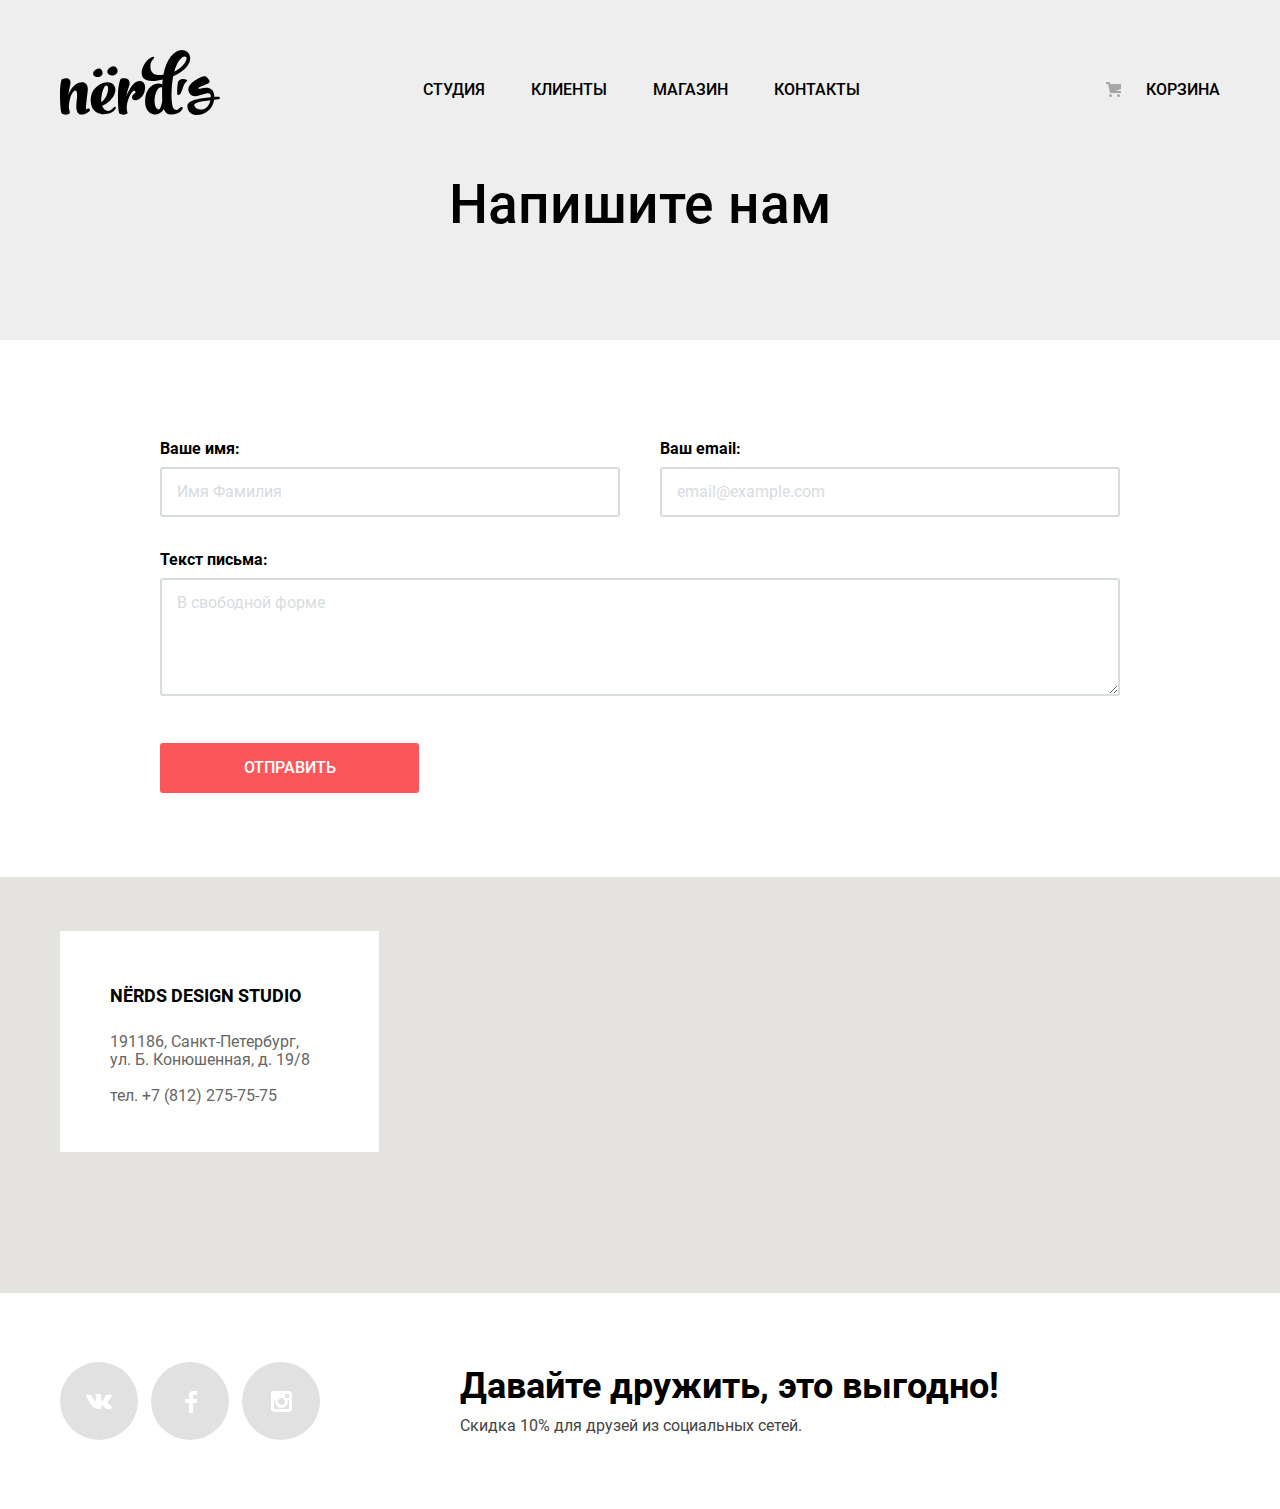
<file: feedback.html>
<!DOCTYPE html>
<html class="page no-js" lang="ru">
  <head>
    <meta charset="utf-8">
    <title>Nёrds • Напишите нам</title>
    <link rel="stylesheet" href="css/normalize.min.css">
    <link rel="stylesheet" href="css/style.min.css">
    <link rel="apple-touch-icon" sizes="60x60" href="apple-touch-icon-60x60.png">
    <link rel="apple-touch-icon" sizes="76x76" href="apple-touch-icon-76x76.png">
    <link rel="apple-touch-icon" sizes="120x120" href="apple-touch-icon-120x120.png">
    <link rel="apple-touch-icon" sizes="152x152" href="apple-touch-icon-152x152.png">
    <link rel="apple-touch-icon" sizes="180x180" href="apple-touch-icon-180x180.png">
    <link rel="icon" type="image/png" sizes="32x32" href="favicon-32x32.png">
    <link rel="icon" type="image/png" sizes="16x16" href="favicon-16x16.png">
    <link rel="manifest" href="site.webmanifest">
    <link rel="mask-icon" href="safari-pinned-tab.svg" color="#fb565a">
    <link rel="shortcut icon" href="favicon.ico">
    <meta name="msapplication-TileColor" content="#b91d47">
    <meta name="msapplication-config" content="browserconfig.xml">
    <meta name="theme-color" content="#ffffff">
  </head>
  <body class="page__body">

    <header class="header page__header">
      <div class="header__wrapper page__center">
        <nav class="header__nav">
          <p class="logo header__logo">
            <a class="logo__link" href="index.html">
              <svg class="logo__image" role="img" aria-label="Логотип дизайн-студии «Nёrds»." width="160" height="66">
                <path fill="currentColor" fill-rule="evenodd" clip-rule="evenodd" d="M48.031 24.783c3.651 3.974 11.616.375 9.031-4.922-1.726-3.556-4.312-2.731-6.158-1.82-3.696 1.779-4.395 5.047-2.873 6.742zm-5.926-2.781c2.376 4.866-4.937 8.171-8.292 4.521-1.398-1.555-.755-4.56 2.636-6.193 1.697-.836 4.073-1.596 5.656 1.672zm115.831 28.372c-1.221.16-2.494.268-3.715.373l-.042.004v.056c-2.415 17.364-26.188 20.231-26.779 6.599-.269-6.167 11.593-7.95 23.398-9.088.209-5.407-3.565-4.195-8.15-2.722-4.819 1.548-10.533 3.383-13.458-1.879-5.019-9.025 14.632-17.938 16.728-16.102 6.353 5.562 3.482 6.591-1.191 8.267l-.188.068c-9.49 3.41-5.791 4.107-4.511 3.726 7.569-2.253 14.366-1.04 14.312 8.317.615-.051 1.217-.09 1.814-.13a88.814 88.814 0 001.943-.141c2.306-.215 2.467 2.435-.161 2.652zm-7.514.756c-9.124 1.028-17.013 2.436-16.153 5.355 1.716 5.573 13.577 6.818 16.153-5.355zm-32.632-16.9c-.815 5.65-.794 11.651-.112 11.688.334.019 2.304-.346 2.939-1.507.609-1.118 1.177-2.657 1.771-4.27 1.198-3.25 2.507-6.801 4.495-7.817 2.842-1.451-8.088-5.045-9.093 1.906zM28.883 62.666c-7.919 5.338-14.219 4.159-12.212-10.848 1.45-10.904-.948-11.521-3.122-9.442-2.845 2.697-4.628 9.723-4.684 16.412.258 1.607.593 3.2 1.004 4.776.334 1.63-4.907 3.315-7.974 1.011C.837 63.79 0 55.865 0 45.131c0-8.824 1.171-14.895 2.23-15.175 8.029-2.191 9.312 1.348 7.583 7.981a47.638 47.638 0 00-1.395 7.924c1.673-4.664 4.071-8.485 6.803-10.173 7.416-4.664 13.605-2.473 12.434 6.801-2.007 16.58-2.174 18.827-.39 17.535 2.231-1.574 3.68 1.238 1.618 2.642zm12.883 2.476c5.41.619 11.041-1.068 13.216-4.552 1.839-2.923.334-3.935-1.785-1.575-4.46 5.116-9.088 2.811-11.039-2.36l.502-.168c9.422-3.766 15.332-13.994 11.597-19.783-5.131-7.981-21.188-.844-23.196 10.341-1.84 10.341 2.955 17.254 10.705 18.097zm-.389-11.97c5.855-4.159 7.806-13.32 6.189-15.905-1.728-2.697-5.074 1.517-6.245 11.746-.111 1.461-.111 2.865.056 4.159zm35.748-2.121c2.063-.675 4.369-2.552 5.966-5.059.447-.703.823-1.335 1.339-2.98-.063.2-.039.108.02-.117.109-.409.334-1.262.37-1.624 0-.056.056-.339.112-.449 1.225-6.857-3.011-10.736-8.867-7.813-3.289 1.629-7.359 7.813-9.812 14.501.613-3.598 1.672-7.026 2.843-10.399 2.007-5.957-1.728-8.992-8.14-7.249-1.06.281-3.011 8.093-3.011 16.917 0 10.734.558 16.916 1.617 17.704 3.066 2.36 8.53.618 7.973-.956a22.723 22.723 0 01-.542-1.797l-.016-.057c0-.169 0-.338-.055-.506-1.061-6.971 3.011-16.635 6.356-19.221.892-.731 2.118-.225 2.286 1.686-2.732 1.349-3.624 3.71-3.624 4.721 0 2.754 2.787 3.428 5.185 2.698z"/>
                <path fill="currentColor" fill-rule="evenodd" clip-rule="evenodd" d="M113.207 27.161a87.304 87.304 0 00-1.115 7.531c-1.059 10.06-.612 18.996.613 22.986.726 2.137 3.457 4.946 6.078 2.023 2.843-3.203 5.967-1.349 2.174 2.416-2.34 2.305-6.689 3.878-11.039 3.428-3.123-.393-5.018-2.415-6.134-5.505-.444.898-.947 1.685-1.56 2.302-2.119 2.193-4.685 3.43-7.974 3.092-6.637-.73-10.538-7.923-8.699-18.153 1.952-10.791 11.319-14.725 16.728-11.857.112-1.349.223-2.699.335-4.104.028-.14.041-.281.055-.422.014-.14.028-.28.055-.421-1.645.362-3.3.68-4.962.956-23.975 3.99-15.722-15.569-9.868-20.683 6.636-5.733 7.36-1.855 5.297-.562-3.68 2.36-5.297 15.905 5.241 15.905 1.729 0 3.346-.112 4.962-.281 3.291-18.322 13.271-27.203 21.356-24.28 8.976 3.26 8.029 17.535-11.543 25.629zm-10.928 24.393c-.224-3.542-.224-7.532-.167-11.636 0-.26.015-.52.029-.773.014-.238.027-.47.027-.688-3.346-1.518-6.635 3.653-7.473 10.792-.946 8.373 2.788 12.813 4.908 10.791 1.617-1.631 2.453-6.803 2.676-8.486zm24.086-43.165c-1.784-2.642-8.307.562-12.098 14.332 9.535-4.554 13.326-12.422 12.098-14.332z"/>
              </svg>
            </a>
          </p>

          <ul class="header__menu">
            <li class="header__item">
              <a class="header__link" href="studio.html">Студия</a>
            </li>
            <li class="header__item">
              <a class="header__link" href="clients.html">Клиенты</a>
            </li>
            <li class="header__item">
              <a class="header__link" href="catalog.html">Магазин</a>
            </li>
            <li class="header__item">
              <a class="header__link" href="contacts.html">Контакты</a>
            </li>
          </ul>
        </nav>

        <ul class="header__user-nav">
          <li class="header__user-item">
            <a class="header__user-link header__user-link--cart" href="cart.html">Корзина</a>
          </li>
        </ul>
      </div>
    </header>

    <main class="page__main">
      <div class="page__title-wrapper">
        <h1 class="page__title page__center">Напишите нам</h1>
      </div>
      <div class="write-us page__center">
        <form class="write-us__form" action="https://echo.htmlacademy.ru" method="POST">
          <p class="write-us__field-wrapper write-us__field-wrapper--name">
            <label class="write-us__label" for="write-us-name">
              Ваше имя:
              <input class="write-us__field" type="text" id="write-us-name" name="user-name" placeholder="Имя Фамилия" required>
            </label>
          </p>

          <p class="write-us__field-wrapper write-us__field-wrapper--email">
            <label class="write-us__label" for="write-us-email">
              Ваш email:
              <input class="write-us__field" type="email" id="write-us-email" name="user-email" placeholder="email@example.com" required>
            </label>
          </p>

          <p class="write-us__field-wrapper write-us__field-wrapper--message">
            <label class="write-us__label" for="write-us-message">
              Текст письма:
              <textarea class="write-us__field write-us__field--message" name="user-message" id="write-us-message" cols="92" rows="7" placeholder="В свободной форме" required></textarea>
            </label>
          </p>

          <button class="button write-us__send">Отправить</button>
        </form>
      </div>
    </main>

    <footer class="footer page__footer">
      <div class="contacts contacts--padding-top-none footer__contacts">
        <div class="contacts__wrapper page__center">
          <div class="contacts__card">
            <p class="contacts__title"><b class="contacts__title-inner">Nёrds design studio</b></p>

            <address class="contacts__address contacts__address--margin-bottom-none">
              <p class="contacts__street">191186, Санкт-Петербург, <br>ул. Б. Конюшенная, д. 19/8</p>
              <p class="contacts__phone"><a class="contacts__phone-link" href="tel:+78122757575">тел. +7 (812) 275-75-75</a></p>
            </address>
          </div>
        </div>

        <iframe class="contacts__map contacts__map--interactive" src="https://www.google.com/maps/embed?pb=!1m18!1m12!1m3!1d1998.6126946773036!2d30.322993754549326!3d59.93856868683872!2m3!1f0!2f0!3f0!3m2!1i1024!2i768!4f13.1!3m3!1m2!1s0x4696310fca145cc1%3A0x42b32648d8238007!2sBolshaya%20Konyushennaya%20St%2C%2019%2F8%2C%20Sankt-Peterburg%2C%20191186!5e0!3m2!1sen!2sru!4v1603996691785!5m2!1sen!2sru" width="1440" height="416" allowfullscreen title="Адрес дизайн-студии «Nёrds» на ул. Б. Конюшенная, дом 19/8 на карте Санкт-Петербурга."></iframe>
        <img class="contacts__map contacts__map--static" src="./img/map/map.jpg" width="1440" height="416" alt="Адрес дизайн-студии «Nёrds» на ул. Б. Конюшенная, дом 19/8 на карте Санкт-Петербурга.">
      </div>

      <div class="socials footer__socials page__center">
        <ul class="socials__list">
          <li class="socials__item">
            <a class="socials__link" href="https://vk.com/">
              <span class="visually-hidden">ВКонтакте</span>
            </a>
          </li>
          <li class="socials__item">
            <a class="socials__link socials__link--facebook" href="https://facebook.com/">
              <span class="visually-hidden">Facebook</span>
            </a>
          </li>
          <li class="socials__item">
            <a class="socials__link socials__link--instagram" href="https://instagram.com/">
              <span class="visually-hidden">Instagram</span>
            </a>
          </li>
        </ul>

        <div class="socials__wrapper">
          <p class="socials__tagline"><b class="socials__tagline-inner">Давайте дружить, это выгодно!</b></p>
          <p class="socials__discount">Скидка 10% для друзей из социальных сетей.</p>
        </div>
      </div>
    </footer>

    <script src="js/focus-visible.min.js"></script>
    <script src="js/script.min.js"></script>
  </body>
</html>
</file>
<file: css/style.min.css>
@keyframes bounce{0%{transform:translateY(-2000px)}70%{transform:translateY(30px)}90%{transform:translateY(-10px)}to{transform:translateY(0)}}@keyframes shake{0%,to{transform:translateX(0)}10%,30%,50%,70%,90%{transform:translateX(-10px)}20%,40%,60%,80%{transform:translateX(10px)}}@font-face{font-family:"Roboto";font-style:normal;font-weight:400;font-display:swap;src:local("Roboto"),local("Roboto Regular"),local("Roboto-Regular"),url(../fonts/roboto.woff2) format("woff2"),url(../fonts/roboto.woff) format("woff")}@font-face{font-family:"Roboto";font-style:normal;font-weight:500;font-display:swap;src:local("Roboto Medium"),local("Roboto-Medium"),url(../fonts/robotomedium.woff2) format("woff2"),url(../fonts/robotomedium.woff) format("woff")}@font-face{font-family:"Roboto";font-style:normal;font-weight:700;font-display:swap;src:local("Roboto Bold"),local("Roboto-Bold"),url(../fonts/robotobold.woff2) format("woff2"),url(../fonts/robotobold.woff) format("woff")}.visually-hidden{position:absolute;height:1px;width:1px;overflow:hidden;margin:-1px;border:0;padding:0;clip:rect(1px 1px 1px 1px);clip:rect(1px,1px,1px,1px);clip-path:inset(100%);white-space:nowrap}.js-focus-visible :focus:not(.focus-visible){outline:0}.js-focus-visible .focus-visible{outline-color:var(--basic-black)}.no-js :focus{outline-color:var(--basic-black)}:root{--page-width: 1160px;--page-left-padding: 20px;--page-right-padding: 20px;--modal-width: 960px;--basic-black: #000000;--basic-black-opacity-10: rgba(0, 0, 0, 0.1);--basic-black-opacity-15: rgba(0, 0, 0, 0.15);--basic-black-opacity-40: rgba(0, 0, 0, 0.4);--basic-black-opacity-30: rgba(0, 0, 0, 0.3);--basic-black-opacity-60: rgba(0, 0, 0, 0.6);--basic-black-light: #283136;--basic-black-light-opacity-30: rgba(40, 49, 54, 0.3);--basic-green: #00ca74;--basic-green-dark: #00bc6c;--basic-green-darken: #00aa62;--basic-grey: #eeeeee;--basic-red: #fb565a;--basic-red-dark: #e74246;--basic-red-darken: #d7373b;--basic-white: #ffffff;--basic-white-opacity-30: rgba(255, 255, 255, 0.3);--basic-yellow: #efc84a;--basic-yellow-dark: #eab534;--basic-yellow-darken: #e5a722;--special-black-almost: #000101;--special-black-almost-opacity-25: rgba(0, 1, 1, 0.25);--special-black-almost-opacity-10: rgba(0, 1, 1, 0.1);--special-black-bright: #231f20;--special-black-lighten: #444444;--special-black-lighten-opacity-50: rgba(68, 68, 68, 0.5);--special-grey: #a6a6a6;--special-grey-agate: #b4b9bb;--special-grey-almost: #ababab;--special-grey-dark: #666666;--special-grey-darken: #4d4d4d;--special-grey-dim: #d5d5d5;--special-grey-foggy: #dbdbdb;--spacial-grey-gainsborough: #d7dcde;--special-grey-map: #e5e3df;--special-grey-light: #e1e1e1;--special-grey-murky: #d7dcdf;--special-grey-shadowy: #dfdfdf;--special-grey-silver: #c1c1c1;--special-grey-smoky: #f2f2f2;--special-red-light: #fd8587;--button-background-color: var(--basic-red);--button-border-color: var(--basic-red-dark);--button-color: var(--basic-white)}.page__body{display:grid;grid-template-rows:-webkit-min-content 1fr -webkit-min-content;grid-template-rows:min-content 1fr min-content;min-height:100vh;min-width:calc(var(--page-width) + var(--page-left-padding) + var(--page-right-padding));font-family:"Roboto","Arial",sans-serif;font-size:16px;font-weight:400;line-height:24px;color:var(--basic-black);overflow-wrap:break-word;background-color:var(--basic-white)}.page__center{width:var(--page-width);margin:0 auto;padding-left:var(--page-left-padding);padding-right:var(--page-right-padding)}.page__title{padding-top:62px;padding-bottom:108px;font-size:55px;font-weight:500;line-height:55px;text-align:center}.page__title-wrapper{background-color:var(--basic-grey)}.button{box-sizing:border-box;display:inline-block;vertical-align:baseline;margin:0;padding:16px;border:0;border-color:var(--button-border-color);border-radius:3px;font-family:inherit;font-weight:500;line-height:18px;color:var(--button-color);text-transform:uppercase;text-decoration:none;text-align:center;background-color:var(--button-background-color);cursor:pointer;transition:.15s}.button:hover{--button-background-color: var(--basic-red-dark)}.button:active{--button-background-color: var(--basic-red-darken);--button-color: var(--basic-white-opacity-30);box-shadow:inset 0 3px 0 var(--special-black-almost-opacity-10)}.button--green{--button-background-color: var(--basic-green);--button-border-color: var(--basic-green-dark)}.button--green:hover{--button-background-color: var(--basic-green-dark)}.button--green:active{--button-background-color: var(--basic-green-darken)}.button--yellow{--button-background-color: var(--basic-yellow);--button-border-color: var(--basic-yellow-dark)}.button--yellow:hover{--button-background-color: var(--basic-yellow-dark)}.button--yellow:active{--button-background-color: var(--basic-yellow-darken)}.button--grey{--button-background-color: var(--basic-grey);--button-border-color: var(--special-grey-foggy);--button-color: var(--basic-black)}.button--grey:hover{--button-background-color: var(--special-grey-shadowy);--button-color: var(--basic-black)}.button--grey:active{--button-background-color: var(--special-grey-dim);--button-color: var(--basic-black-opacity-30)}.button--current{padding:13px;border-width:3px;border-style:solid}.button--current,.button--current:active,.button--current:hover{--button-background-color: var(--basic-white);--button-color: var(--basic-black)}.button--current:active{box-shadow:none}.button--text-white:active{--button-color: var(--basic-white)}.header{position:relative;z-index:1;background-color:var(--basic-grey)}.header__wrapper{display:grid;grid-template-columns:1fr -webkit-max-content;grid-template-columns:1fr max-content;padding-top:49px}.header__wrapper--padding-bottom{padding-bottom:55px}.header__nav{display:grid;grid-template-columns:-webkit-min-content -webkit-max-content;grid-template-columns:min-content max-content}.header__menu{grid-column:3;display:flex;flex-wrap:wrap;justify-content:center;align-content:flex-start;margin:0;padding:26px 50px 0 35px;list-style:none}.header__link{display:inline-block;vertical-align:baseline;max-width:400px;margin-bottom:10px;margin-left:23px;margin-right:23px;font-weight:500;line-height:30px;color:inherit;text-decoration:none;text-transform:uppercase;text-align:center;transition:.15s}.header__link:hover{color:var(--basic-red)}.header__link:active{color:var(--basic-black-opacity-30)}.header__link--current{padding-bottom:13px;border-bottom:solid 2px var(--basic-red)}.header__link--current:active,.header__link--current:hover{color:inherit}.header__logo{margin:0;padding:0;line-height:0}.header__user-nav{display:flex;flex-wrap:wrap;justify-content:flex-end;align-content:flex-start;max-width:450px;margin:0;padding:26px 0 0;list-style:none}.header__user-item{max-width:100%;margin-left:27px;margin-bottom:10px;text-align:right}.header__user-link{position:relative;box-sizing:border-box;display:inline-block;vertical-align:baseline;max-width:100%;padding-left:42px;font-weight:500;line-height:30px;color:inherit;text-decoration:none;text-transform:uppercase;transition:.15s}.header__user-link:hover{color:var(--basic-red)}.header__user-link:active{color:var(--basic-black-opacity-30)}.header__user-link--cart::before{content:"";position:absolute;left:2px;top:7px;width:15px;height:15px;background-image:url(../img/icons/icon-cart.svg);background-repeat:no-repeat}.header__user-link--current{padding-bottom:13px;border-bottom:solid 2px var(--basic-red)}.header__user-link--current:active,.header__user-link--current:hover{color:inherit}.logo__link{transition:.1s}.logo__link,.logo__link:visited{color:var(--basic-black)}.logo__link[href]:active{color:var(--special-grey)}.promo{background-color:var(--basic-grey)}.promo__wrapper{position:relative}.promo__slider{margin:0;padding:0;list-style:none}.promo__slide{position:relative;display:none;min-height:273px;padding-top:77px;padding-bottom:80px;background-image:url(../img/landing/promo/slide-1.png);background-repeat:no-repeat;background-position:right 3px bottom}.no-js .promo__slide,.promo__slide--current{display:block}.promo__slide--slide-2{background-image:url(../img/landing/promo/slide-2.png)}.promo__slide--slide-3{background-image:url(../img/landing/promo/slide-3.png)}.promo__headline{width:540px;margin:0 0 27px;padding:0;font-size:55px;font-weight:500;line-height:1}.promo__headline--margin-bottom{margin-bottom:38px}.promo__description{width:430px;margin:0 0 38px;padding:0;color:var(--basic-black-light)}.promo__description--margin-bottom{margin-bottom:27px}.promo__more{min-width:240px;max-width:300px}.promo__controls{position:absolute;bottom:96px;left:50%;display:flex;flex-wrap:wrap;width:88px;margin:0;padding:0;line-height:0;list-style:none;transform:translateX(-50%)}.promo__control:not(:last-child){margin-right:17px}.promo__control-button,.services{background-color:var(--basic-white)}.promo__control-button{position:relative;width:18px;height:18px;border:0;border-radius:50%;cursor:pointer;transition:.15s}.promo__control-button:active{background-color:var(--special-grey-smoky)}.promo__control-button--current::before{content:"";position:absolute;left:5px;top:5px;width:4px;height:4px;border:2px solid var(--special-grey-silver);border-radius:50%}.services{padding-top:80px;padding-bottom:80px;border-bottom:2px solid var(--basic-grey)}.services__list{display:grid;grid-template-columns:1fr 1fr 1fr;gap:80px 100px;margin:0;padding:0 60px 0 0;list-style:none}.services__item{position:relative;padding-top:171px;padding-right:40px}.services__item::before{content:"";position:absolute;top:0;left:0;width:300px;height:146px;background-image:url(../img/landing/services/service-sites.png);background-repeat:no-repeat;background-color:var(--basic-red)}.services__item--apps::before{background-image:url(../img/landing/services/service-apps.png);background-color:var(--basic-green)}.services__item--power-point::before{background-image:url(../img/landing/services/service-power-point.png);background-color:var(--basic-yellow)}.services__caption{margin:0 0 16px;padding:0;font-size:24px;font-weight:700;line-height:30px;text-transform:uppercase}.services__description{margin:0 0 32px;padding:0;color:var(--basic-black-light)}.services__order{min-width:160px;max-width:260px}.about{display:grid;grid-template-columns:1fr 360px;column-gap:20px;padding-top:39px;padding-bottom:59px;border-bottom:2px solid var(--basic-grey);background-color:var(--basic-white)}.about__headline{width:700px;margin:34px 0 33px;padding:0;font-size:45px;font-weight:500;line-height:1}.about__headline-inner{font-weight:inherit}.about__description{width:675px;margin:0 0 41px}.about__description,.about__list,.about__list-title{padding:0;color:var(--basic-black-light)}.about__list-title{margin:0 0 24px;font-weight:700;text-transform:uppercase}.about__list{margin:0;list-style:none}.about__item{position:relative;margin-bottom:24px;padding-left:36px}.about__item:last-child{margin-bottom:0}.about__item::before{content:"";position:absolute;left:0;top:10px;width:25px;height:2px;background-color:var(--basic-red)}.about__image-wrapper{margin:0 0 30px;padding:0}.about__image{max-width:100%;height:auto}.about__features{margin:0 0 30px;padding:0;font-weight:700;text-transform:uppercase;text-align:center}.about__features-inner{font-weight:inherit}.about__stats{display:grid;grid-template-columns:1fr 1fr 1fr;row-gap:23px}.about__column{box-sizing:border-box;display:grid;max-width:120px;padding-right:10px}.about__property{order:1;max-width:110px;line-height:18px;color:var(--basic-black-light)}.about__value{margin:0 0 12px;max-width:110px;font-size:45px;font-weight:700;line-height:64px}.about__percentage{position:relative;bottom:14px;font-size:26px;line-height:40px}.partners{padding-top:46px;padding-bottom:37px;background-color:var(--basic-white);border-bottom:2px solid var(--basic-grey)}.partners__list{display:grid;grid-template-columns:1fr 1fr 1fr 1fr;gap:35px;margin:0;padding:0;list-style:none}.partners__item{position:relative;display:grid;justify-content:center;align-items:center;width:100%;height:100%}.partners__item:not(:last-child):not(:nth-child(4n))::before{content:"";position:absolute;top:calc(50% - 4px);right:-19px;width:2px;height:52px;transform:translateY(-50%);background-color:var(--basic-grey)}.partners__logo{position:relative;max-width:100%;height:auto}.partners__logo--html-academy{top:6px}.partners__logo--pink{left:3px}.partners__logo--mishka{top:3px;left:3px}.partners__link{opacity:.2;transition:.15s}.partners__link:hover{opacity:1}.partners__link:active{opacity:.1}.contacts{padding-top:80px}.contacts--padding-top-none{padding-top:0}.contacts__wrapper{position:relative;z-index:1}.contacts__card{position:absolute;top:54px;box-sizing:border-box;width:319px;max-height:333px;padding:50px 50px 47px;overflow-y:auto;background-color:var(--basic-white)}.contacts__title{margin:0 0 22px;padding:0;font-size:18px;font-weight:700;line-height:30px;text-transform:uppercase}.contacts__title-inner{font-weight:inherit}.contacts__address{margin-bottom:37px;font-style:normal;line-height:18px;color:var(--special-grey-dark)}.contacts__address--margin-bottom-none{margin-bottom:0}.contacts__street{margin:0 0 18px;padding:0}.contacts__phone{margin:0;padding:0}.contacts__phone-link{color:inherit;text-decoration:none;transition:.15s}.contacts__phone-link:hover{color:var(--basic-red)}.contacts__phone-link:active{color:var(--basic-black-opacity-30)}.contacts__write-us{margin:0;padding:0}.contacts__write-us-link{width:100%;max-width:300px}.contacts__map{display:block;min-width:calc(var(--page-width) + var(--page-left-padding) + var(--page-right-padding));max-width:100%;min-height:416px;margin:0 auto;border:0;object-fit:cover;object-position:center;background-color:var(--special-grey-map)}.contacts__map--interactive{width:100%}.contacts__map--static,.no-js .contacts__map--interactive{display:none}.no-js .contacts__map--static{display:block}.socials{display:grid;grid-template-columns:260px 1fr;column-gap:140px;padding-top:69px;padding-bottom:69px}.socials__list{display:flex;flex-wrap:wrap;flex-shrink:0;justify-content:center;margin:0;padding:0;list-style:none}.socials__item{position:relative;width:78px;height:78px}.socials__item:not(:nth-child(3n-2)){margin-left:13px}.socials__item:nth-child(n+4){margin-top:13px}.socials__link{display:block;width:100%;height:100%;border-radius:50%;background-color:var(--special-grey-light);transition:.15s}.socials__link::before{content:"";position:absolute;left:0;top:0;width:100%;height:100%;background-image:url(../img/icons/socials-vk.svg);background-repeat:no-repeat;background-position:50% 50%;pointer-events:none;transition:.15s}.socials__link--facebook::before{background-image:url(../img/icons/socials-facebook.svg);background-position:51% 51%}.socials__link--instagram::before{background-image:url(../img/icons/socials-instagram.svg)}.socials__link:hover{background-color:var(--basic-red-dark)}.socials__link:active{background-color:var(--basic-red-darken);box-shadow:inset 0 3px 0 var(--special-black-almost-opacity-10)}.socials__link:active::before{opacity:.3}.socials__wrapper{margin-top:6px}.socials__tagline{margin:0 0 11px;padding:0;font-size:36px;font-weight:700;line-height:36px}.socials__tagline-inner{font-weight:inherit}.socials__discount{margin:0;padding:0;line-height:22px;color:var(--special-black-lighten)}.catalog{display:grid;grid-template-columns:260px 1fr;grid-template-rows:-webkit-min-content 1fr;grid-template-rows:min-content 1fr;column-gap:140px}.catalog__filter{grid-row:1/-1;grid-column:1/2}.catalog__sort{grid-row:1;grid-column:2/-1;margin-top:55px}.catalog__templates{grid-row:2;grid-column:2/-1;margin-top:49px}.sort{display:grid;grid-template-columns:-webkit-min-content 1fr -webkit-max-content 40px;grid-template-columns:min-content 1fr max-content 40px;text-transform:uppercase;background-color:var(--basic-white)}.sort__title{grid-column:1;margin:0;padding:0;font-weight:700;font-size:18px;line-height:30px}.sort__by{display:flex;flex-wrap:wrap;grid-column:3;min-width:300px;max-width:530px;margin:0;padding:3px 20px 0;list-style:none}.sort__by-item:not(:last-child){margin-right:27px}.sort__by-link{font-size:14px;line-height:18px;color:var(--basic-black-opacity-30);text-decoration:none;transition:.15s}.sort__by-link:hover{color:var(--basic-black-opacity-60)}.sort__by-link--current,.sort__by-link--current:hover,.sort__by-link:active{color:inherit}.sort__direction{grid-column:4;display:flex;justify-content:space-between;align-items:center;margin:0;padding:0;list-style:none}.sort__direction-link{display:block;width:11px;height:10px;transition:.15s}.sort__direction-link,.sort__direction-link:visited{color:var(--special-grey);opacity:.2}.sort__direction-link:hover{color:var(--special-grey);opacity:1}.sort__direction-link--current,.sort__direction-link--current:active,.sort__direction-link--current:hover,.sort__direction-link--current:visited,.sort__direction-link:active{color:var(--special-black-bright);opacity:1}.sort__direction-image{display:block}.templates{display:grid;grid-template-rows:1fr -webkit-min-content;grid-template-rows:1fr min-content;background-color:var(--basic-white)}.templates__list{display:grid;grid-template-columns:1fr 1fr;grid-auto-rows:-webkit-min-content;grid-auto-rows:min-content;column-gap:40px;row-gap:32px;margin:0;padding:0;list-style:none}.templates__pagination{margin-top:55px;margin-bottom:49px}.card{position:relative;padding-top:39px;border-radius:5px;text-align:center;transition:.15s}.card::after,.card::before{content:"";position:absolute}.card::before{left:0;right:0;top:-1px;height:40px;border-radius:5px 5px 0 0;background-color:var(--special-grey-darken);opacity:.12;transition:.15s}.card::after{top:12px;left:16px;width:14px;height:14px;border-radius:50%;box-shadow:23px 0 0 0 var(--basic-white),46px 0 0 0 var(--basic-white);background-color:var(--basic-white)}.card:hover::before{opacity:1}.card:hover{box-shadow:0 6px 15px 0 var(--special-black-almost-opacity-25)}.card:hover>.card__info{z-index:1;opacity:1}.card__info:focus-within{z-index:1;opacity:1}.card__info{position:absolute;bottom:-1px;left:0;right:0;max-height:100%;padding-left:53px;padding-right:53px;border-radius:0 0 5px 5px;opacity:0;background-color:var(--basic-grey);transition:.2s}.card__title-link{font-weight:700;font-size:18px;line-height:30px;color:inherit;text-transform:uppercase;text-decoration:none;transition:.15s}.card__title-link:hover{color:var(--basic-red)}.card__title-link:active{color:var(--basic-black-opacity-30)}.card__description,.card__title{display:block;display:-webkit-box;-webkit-box-orient:vertical;-moz-box-orient:vertical;box-orient:vertical;padding:0;overflow:hidden;text-overflow:ellipsis}.card__title{-webkit-line-clamp:2;line-clamp:2;margin:26px 0 12px;font-size:inherit}.card__description{-webkit-line-clamp:17;line-clamp:17;margin:0 0 33px;line-height:18px;color:var(--special-grey-dark)}.card__price{min-width:200px;max-width:100%;max-height:100px;margin-bottom:37px;overflow:hidden}.card__image-wrapper{position:relative;margin:0;padding:0;height:100%;min-height:577px;border-bottom:1px solid var(--basic-black-opacity-10);border-radius:0 0 5px 5px;background-color:var(--special-grey-smoky);line-height:0}.card__image{max-width:100%;height:auto;border-radius:0 0 5px 5px}.filter{padding-top:55px}.filter__form{margin-bottom:30px}.filter__section{margin:0 0 28px;padding:0;border:0}.filter__section--price{margin-bottom:54px}.filter__section--features{margin-bottom:31px}.filter__caption{margin-bottom:13px;font-size:18px;font-weight:700;line-height:30px;text-transform:uppercase}.filter__caption--price{margin-bottom:48px}.filter__caption--features,.filter__range{margin-bottom:14px}.filter__range{position:relative;box-sizing:border-box;width:100%;height:80px;padding-left:28px;padding-right:22px;padding-top:39px;border-radius:3px;background-color:var(--basic-grey)}.filter__scale{position:relative;width:210px;height:2px;background-color:var(--special-grey-murky)}.filter__bar{position:absolute;left:0;top:0;height:100%;width:100%;background-color:var(--basic-green)}.filter__toggles{position:absolute;left:18px;right:32px;top:30px;bottom:30px}.filter__toggle{position:absolute;top:0;width:20px;height:20px;border:0;border-radius:50%;background-color:var(--basic-white);box-shadow:0 2px 1px 0 var(--basic-black-opacity-15);cursor:grab;transition:.15s}.filter__toggle:active{cursor:grabbing;background-color:var(--special-grey-smoky)}.filter__toggle--min{left:0}.filter__toggle--max{left:100%}.filter__toggle::before{content:"";position:absolute;top:50%;left:50%;width:4px;height:4px;border-radius:50%;background-color:var(--special-grey-almost);transform:translate(-50%,-50%)}.filter__controls{display:flex;justify-content:space-between}.filter__price-label{display:flex;align-items:center;line-height:22px;color:var(--basic-black-light);text-transform:uppercase}.filter__price-input{box-sizing:border-box;width:80px;height:38px;margin-left:12px;border:0;border-radius:3px;line-height:22px;text-align:center;background-color:var(--basic-grey);-moz-appearance:textfield;appearance:textfield}.filter__price-input::-webkit-inner-spin-button,.filter__price-input::-webkit-outer-spin-button{margin:0;-webkit-appearance:none;appearance:none}.filter__list{margin:0;padding:0;list-style:none}.filter__item{position:relative;margin-bottom:16px}.filter__input-label{box-sizing:border-box;display:inline-block;vertical-align:baseline;height:100%;padding-left:36px;color:var(--basic-black-light);line-height:19px;cursor:pointer}.filter__input-label::before{content:"";position:absolute;left:0;top:50%;width:25px;height:25px;background-image:url(../img/icons/radio-off.svg);background-repeat:no-repeat;opacity:.4;transform:translateY(-50%);transition:.15s opacity}.filter__input-label--checkbox::before{width:23px;height:23px;background-image:url(../img/icons/checkbox-off.svg)}.filter__input:checked+.filter__input-label::before{background-image:url(../img/icons/radio-on.svg)}.filter__input.focus-visible+.filter__input-label{outline:thin dotted;outline:5px auto -webkit-focus-ring-color;outline-offset:5px}.no-js .filter__input:focus+.filter__input-label{outline:thin dotted;outline:5px auto -webkit-focus-ring-color;outline-offset:5px}.filter__input:hover+.filter__input-label::before{opacity:1}.filter__input:disabled+.filter__input-label{color:var(--basic-black-light-opacity-30)}.filter__input:disabled+.filter__input-label::before{opacity:.1}.filter__input--checkbox:checked+.filter__input-label--checkbox::before{width:25px;background-image:url(../img/icons/checkbox-on.svg)}.filter__apply{width:100%}.pagination,.pagination__list{display:flex;flex-wrap:wrap}.pagination__list{margin:0 11px 0 0;padding:0;list-style:none}.pagination__item{margin-bottom:11px}.pagination__item:not(:last-child){margin-right:11px}.pagination__next{max-width:400px;min-width:260px;margin-bottom:11px}.pagination__link{max-width:400px;min-width:50px}.not-found{background-color:var(--basic-white);text-align:center}.not-found__wrapper{display:flex;flex-direction:column;justify-content:center;align-content:center;min-height:650px;padding:0 280px}.not-found__title{margin:0;padding:0;font-size:55px;font-weight:500;line-height:2.1}.not-found__description{margin:0;padding:0;font-size:18px;line-height:1.4;color:var(--basic-black-light)}.not-found__list-title{margin:80px 0 0;padding:0;font-size:36px;line-height:60px}.not-found__list{margin:0 auto;padding:0;color:var(--basic-black-light)}.not-found__item{font-size:20px;line-height:36px;text-align:left}.not-found__link{color:inherit;text-decoration:none}.not-found__link:hover{color:var(--basic-red)}.not-found__link:active{color:var(--basic-black-opacity-30)}.modal,.modal__background{left:0;right:0;top:0;bottom:0}.modal{position:fixed;z-index:100;display:none;justify-content:center;align-items:center;min-width:calc(var(--page-width) + var(--page-left-padding) + var(--page-right-padding))}.modal__background{position:absolute;background-color:var(--basic-black-opacity-30)}.modal--shown{display:flex}.modal__window{position:relative;width:var(--modal-width);max-height:100%;overflow-y:auto;background-color:var(--basic-white);box-shadow:0 20px 40px 0 var(--basic-black-opacity-40);animation-name:bounce;animation-duration:.5s}.modal__close{position:absolute;top:78px;right:90px;width:21px;height:21px;border:0;background-color:transparent;background-image:url(../img/icons/icon-close.svg);background-repeat:no-repeat;opacity:.3;cursor:pointer;transition:.15s}.modal__close:hover{opacity:1}.modal__close:active{opacity:.1}.write-us{box-sizing:border-box;padding:63px 100px 84px}.write-us--error{animation-name:shake;animation-duration:.5s}.write-us__title{margin:0;padding:0;font-size:45px;font-weight:700;line-height:53px}.write-us__form{display:flex;flex-wrap:wrap}.write-us__field-wrapper{margin:37px 0 0;padding:0}.write-us__field-wrapper--name{flex-grow:1;margin-right:40px}.write-us__field-wrapper--email{flex-grow:1}.write-us__field-wrapper--message{width:100%;margin-top:34px;margin-bottom:47px}.write-us__label{display:flex;flex-direction:column;font-weight:700;line-height:18px}.write-us__field{margin-top:9px;padding:14px 15px;border:2px solid var(--spacial-grey-gainsborough);border-radius:3px;font-family:inherit;line-height:18px;color:var(--special-black-lighten-opacity-50);transition:.15s}.write-us__field:focus{border-color:var(--basic-black);color:var(--special-black-lighten)}.write-us__field:hover{border-color:var(--special-grey-agate)}.write-us__field:not(:placeholder-shown):invalid{border-color:var(--basic-red-dark);outline-color:var(--basic-red-dark);color:var(--basic-red-dark)}.write-us__field:not(:placeholder-shown):invalid:not(:focus){border-color:var(--special-red-light)}.write-us__field::placeholder{color:var(--special-grey-murky)}.write-us__field--message{height:86px;min-height:86px;resize:vertical}.write-us__send{width:259px}
</file>
